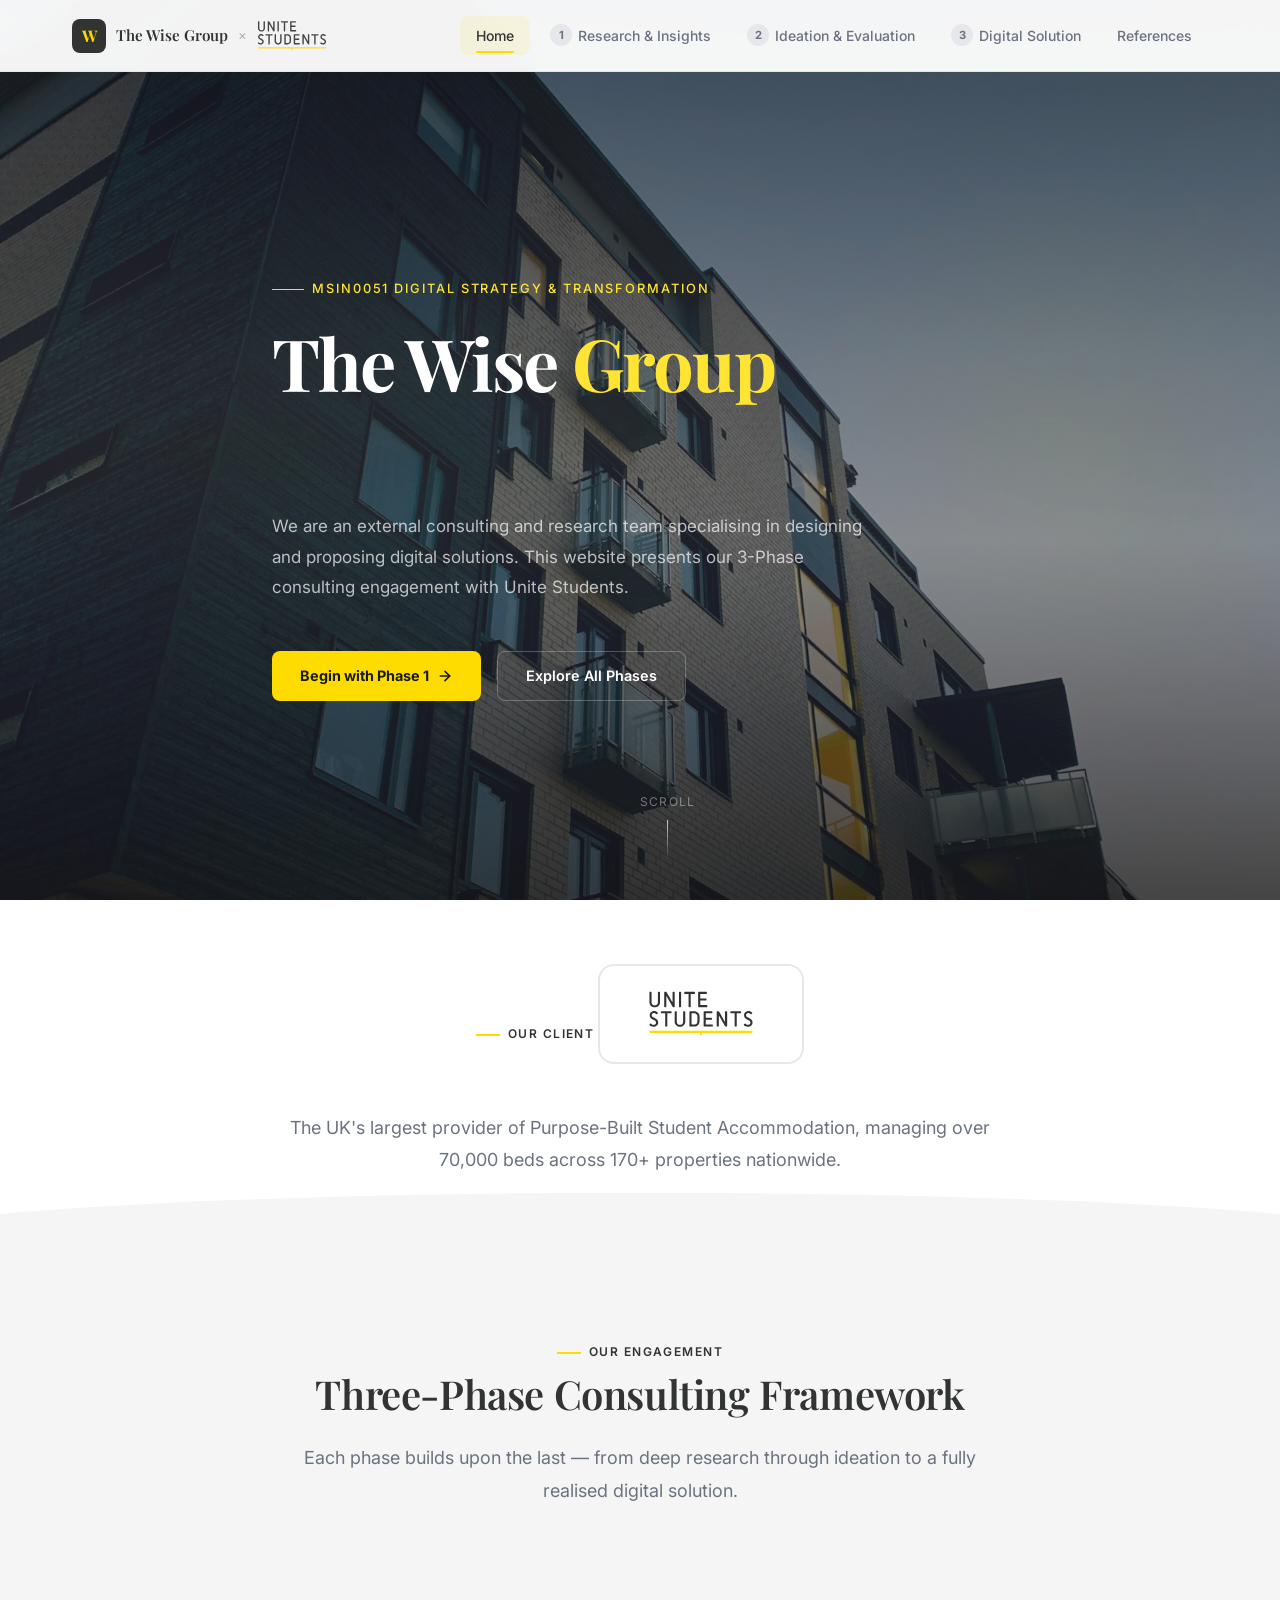
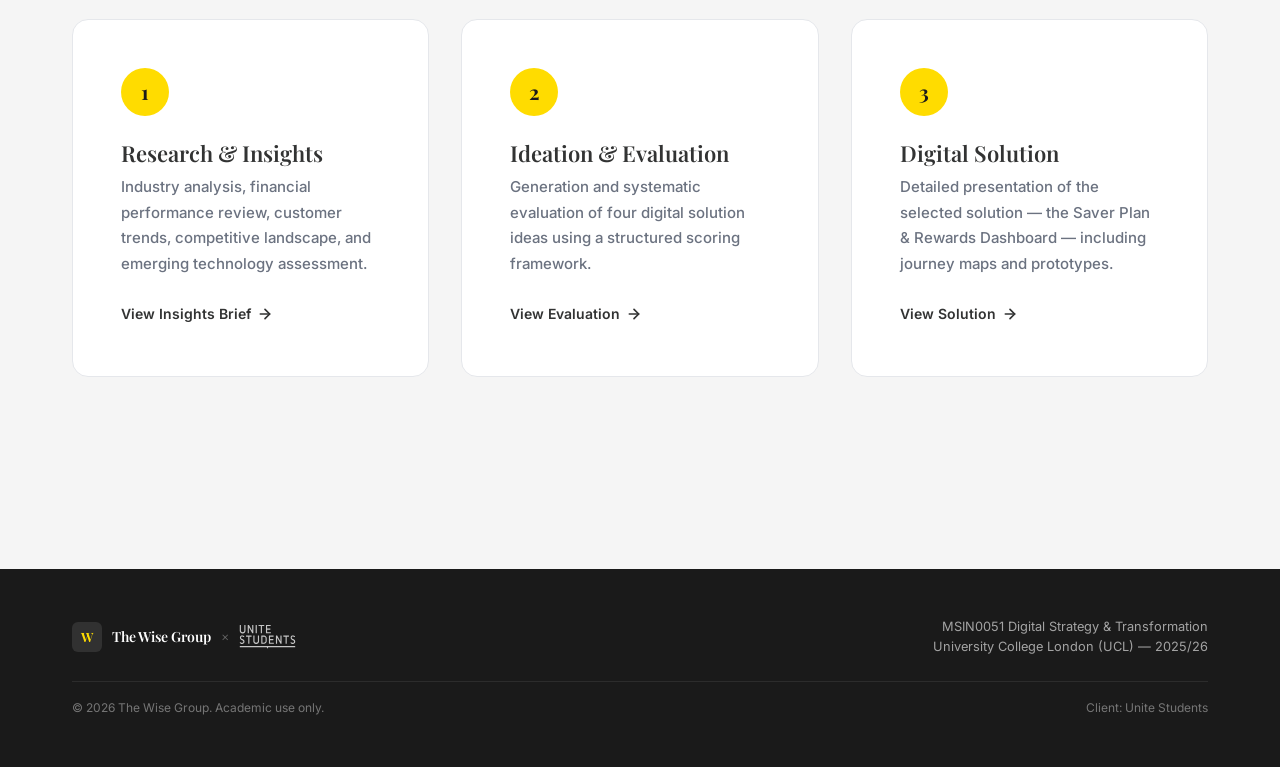
<file: index.html>
<!DOCTYPE html>
<html lang="en">
<head>
  <meta charset="UTF-8">
  <meta name="viewport" content="width=device-width, initial-scale=1.0">
  <title>The Wise Group — Digital Strategy Consultants</title>
  <link rel="stylesheet" href="css/styles.css">
  <link rel="icon" href="data:image/svg+xml,<svg xmlns='http://www.w3.org/2000/svg' viewBox='0 0 100 100'><rect fill='%23323333' rx='18' width='100' height='100'/><text x='50' y='68' font-size='55' text-anchor='middle' fill='%23FFDC00' font-family='serif' font-weight='bold'>W</text></svg>">
</head>
<body>

  <!-- Loading Screen -->
  <div class="loader" aria-hidden="true">
    <div class="loader__brand">The Wise Group</div>
    <div class="loader__bar"><div class="loader__bar-inner"></div></div>
  </div>

  <!-- Navigation -->
  <nav class="nav" role="navigation">
    <div class="nav__inner">
      <a href="index.html" class="nav__brand">
        <div class="nav__logo">W</div>
        <span class="nav__brand-text">The Wise Group</span>
        <span class="nav__brand-sep">&times;</span>
        <img src="img/unite-students-logo.svg" alt="Unite Students" class="nav__client-logo">
      </a>

      <div class="nav__links">
        <a href="index.html" class="nav__link active">Home</a>
        <a href="phase1.html" class="nav__link">
          <span class="nav__phase-num">1</span> Research &amp; Insights
        </a>
        <a href="phase2.html" class="nav__link">
          <span class="nav__phase-num">2</span> Ideation &amp; Evaluation
        </a>
        <a href="phase3.html" class="nav__link">
          <span class="nav__phase-num">3</span> Digital Solution
        </a>
        <a href="references.html" class="nav__link">References</a>
      </div>

      <button class="nav__toggle" aria-label="Toggle menu">
        <span></span><span></span><span></span>
      </button>
    </div>
  </nav>

  <!-- Hero Section -->
  <section class="hero">
    <div class="hero__bg"></div>
    <div class="hero__overlay" aria-hidden="true"></div>
    <div class="hero__glow"></div>
    <div class="container hero__content">
      <div class="hero__eyebrow">MSIN0051 Digital Strategy &amp; Transformation</div>
      <h1 class="hero__title">The Wise <span>Group</span></h1>
      <p class="hero__subtitle" data-typed="Digital Strategy Consultants">Digital Strategy Consultants</p>
      <p class="hero__desc">We are an external consulting and research team specialising in designing and proposing digital solutions. This website presents our 3-Phase consulting engagement with Unite Students.</p>
      <div class="hero__actions">
        <a href="phase1.html" class="btn btn--primary">
          Begin with Phase 1
          <svg class="btn__arrow" width="16" height="16" viewBox="0 0 24 24" fill="none" stroke="currentColor" stroke-width="2.5" stroke-linecap="round" stroke-linejoin="round"><line x1="5" y1="12" x2="19" y2="12"></line><polyline points="12 5 19 12 12 19"></polyline></svg>
        </a>
        <a href="#phases" class="btn btn--outline">Explore All Phases</a>
      </div>
    </div>
    <div class="hero__scroll">
      <span>Scroll</span>
      <div class="hero__scroll-line"></div>
    </div>
  </section>

  <!-- Client Section -->
  <section class="client-section section" id="client">
    <div class="container">
      <div class="reveal">
        <span class="section-label">Our Client</span>
        <div class="client-logo">
          <img src="img/unite-students-logo.svg" alt="Unite Students" class="client-logo__img">
        </div>
        <p class="lead" style="margin: var(--space-lg) auto 0; text-align: center;">
          The UK's largest provider of Purpose-Built Student Accommodation, managing over 70,000 beds across 170+ properties nationwide.
        </p>
      </div>
    </div>
  </section>

  <!-- Phase Cards -->
  <section class="section section--grey section--wave-top" id="phases">
    <div class="container">
      <div class="reveal" style="text-align: center; margin-bottom: var(--space-2xl);">
        <span class="section-label">Our Engagement</span>
        <h2>Three-Phase Consulting Framework</h2>
        <p class="lead" style="margin: 0 auto;">Each phase builds upon the last — from deep research through ideation to a fully realised digital solution.</p>
      </div>

      <div class="phase-cards">
        <a href="phase1.html" class="phase-card reveal reveal-delay-1">
          <div class="phase-card__number">1</div>
          <h3 class="phase-card__title">Research &amp; Insights</h3>
          <p class="phase-card__desc">Industry analysis, financial performance review, customer trends, competitive landscape, and emerging technology assessment.</p>
          <span class="phase-card__link">
            View Insights Brief
            <svg width="16" height="16" viewBox="0 0 24 24" fill="none" stroke="currentColor" stroke-width="2.5" stroke-linecap="round" stroke-linejoin="round"><line x1="5" y1="12" x2="19" y2="12"></line><polyline points="12 5 19 12 12 19"></polyline></svg>
          </span>
        </a>

        <a href="phase2.html" class="phase-card reveal reveal-delay-2">
          <div class="phase-card__number">2</div>
          <h3 class="phase-card__title">Ideation &amp; Evaluation</h3>
          <p class="phase-card__desc">Generation and systematic evaluation of four digital solution ideas using a structured scoring framework.</p>
          <span class="phase-card__link">
            View Evaluation
            <svg width="16" height="16" viewBox="0 0 24 24" fill="none" stroke="currentColor" stroke-width="2.5" stroke-linecap="round" stroke-linejoin="round"><line x1="5" y1="12" x2="19" y2="12"></line><polyline points="12 5 19 12 12 19"></polyline></svg>
          </span>
        </a>

        <a href="phase3.html" class="phase-card reveal reveal-delay-3">
          <div class="phase-card__number">3</div>
          <h3 class="phase-card__title">Digital Solution</h3>
          <p class="phase-card__desc">Detailed presentation of the selected solution — the Saver Plan &amp; Rewards Dashboard — including journey maps and prototypes.</p>
          <span class="phase-card__link">
            View Solution
            <svg width="16" height="16" viewBox="0 0 24 24" fill="none" stroke="currentColor" stroke-width="2.5" stroke-linecap="round" stroke-linejoin="round"><line x1="5" y1="12" x2="19" y2="12"></line><polyline points="12 5 19 12 12 19"></polyline></svg>
          </span>
        </a>
      </div>
    </div>
  </section>

  <!-- Footer -->
  <footer class="footer">
    <div class="container">
      <div class="footer__inner">
        <div class="footer__brand">
          <div class="footer__logo">W</div>
          <span class="footer__brand-text">The Wise Group</span>
          <span class="footer__brand-sep">&times;</span>
          <img src="img/unite-students-logo.svg" alt="Unite Students" class="footer__client-logo">
        </div>
        <div class="footer__info">
          MSIN0051 Digital Strategy &amp; Transformation<br>
          University College London (UCL) &mdash; 2025/26
        </div>
      </div>
      <div class="footer__divider"></div>
      <div class="footer__bottom">
        <span>&copy; 2026 The Wise Group. Academic use only.</span>
        <span>Client: Unite Students</span>
      </div>
    </div>
  </footer>

  <!-- Back to Top -->
  <button class="back-to-top" aria-label="Back to top">
    <svg viewBox="0 0 24 24" fill="none" stroke="currentColor" stroke-width="2.5" stroke-linecap="round" stroke-linejoin="round"><polyline points="18 15 12 9 6 15"></polyline></svg>
  </button>

  <script src="js/main.js"></script>
</body>
</html>
</file>
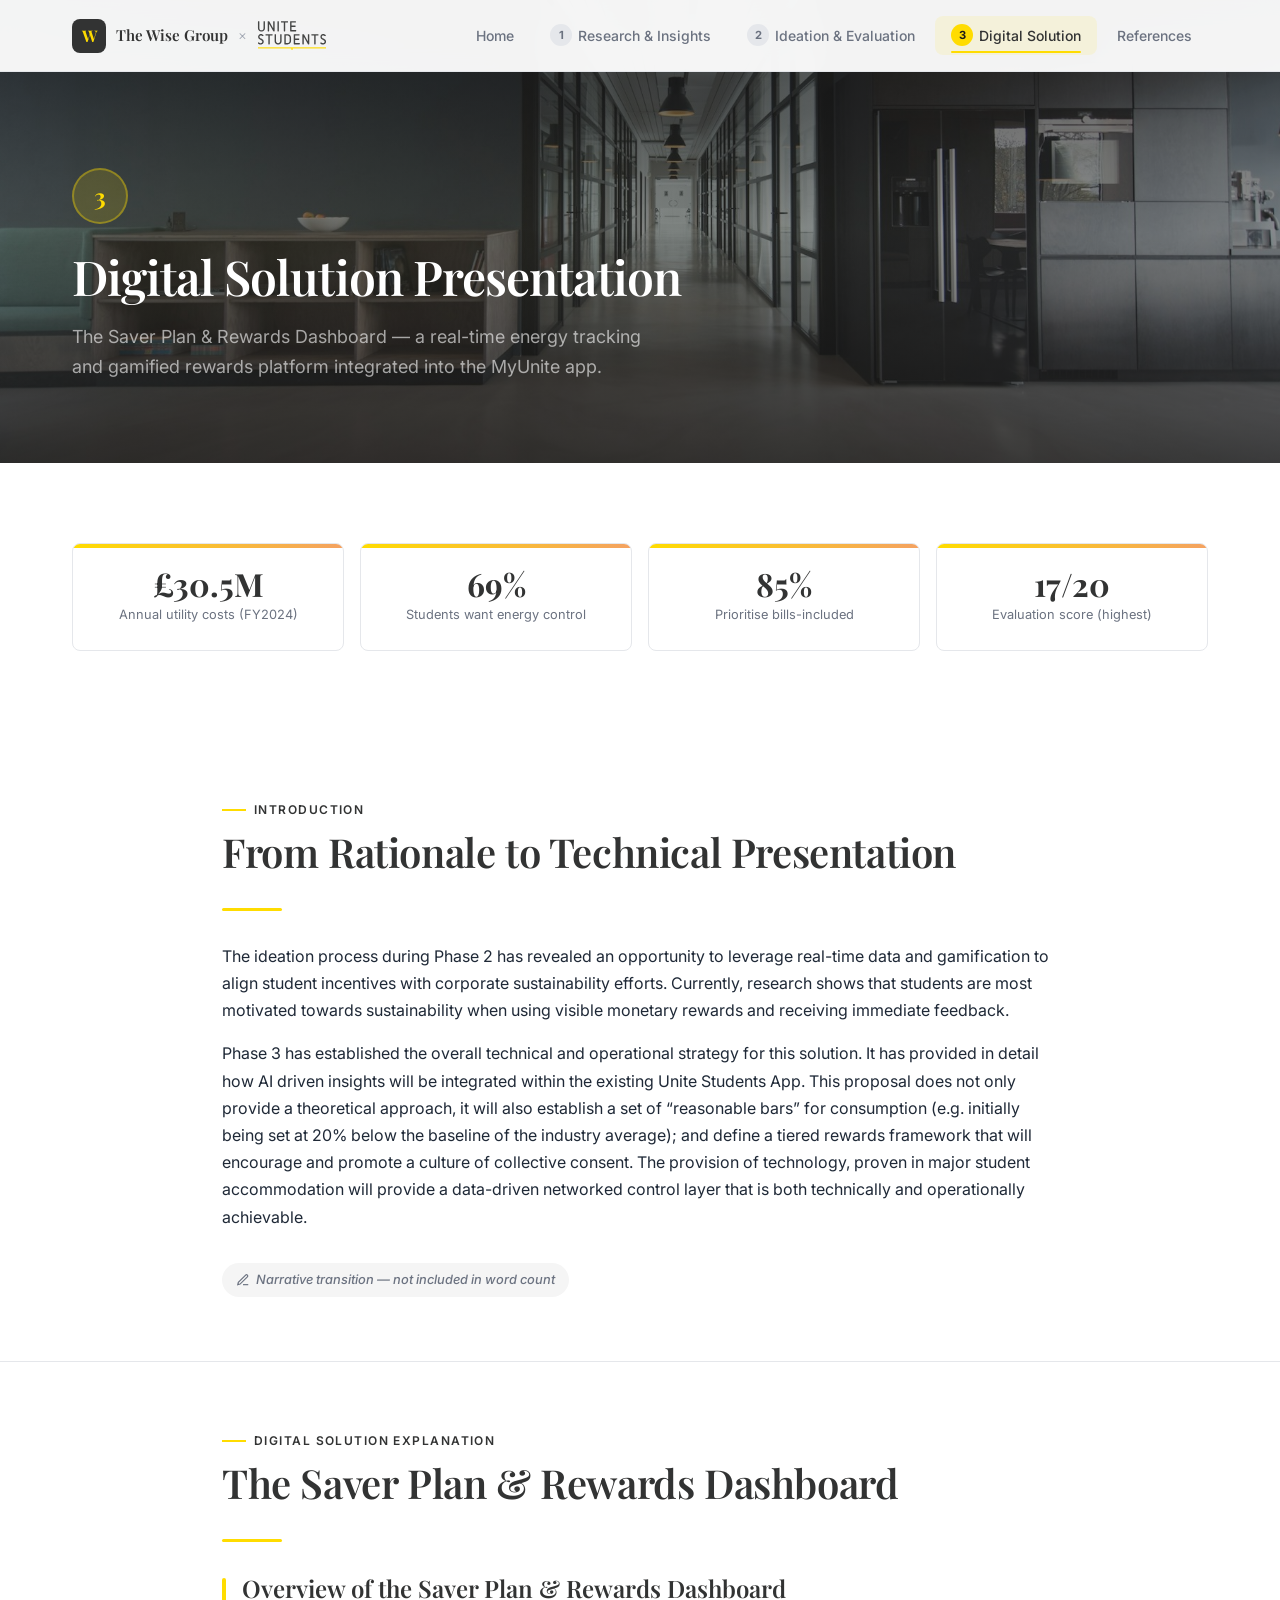
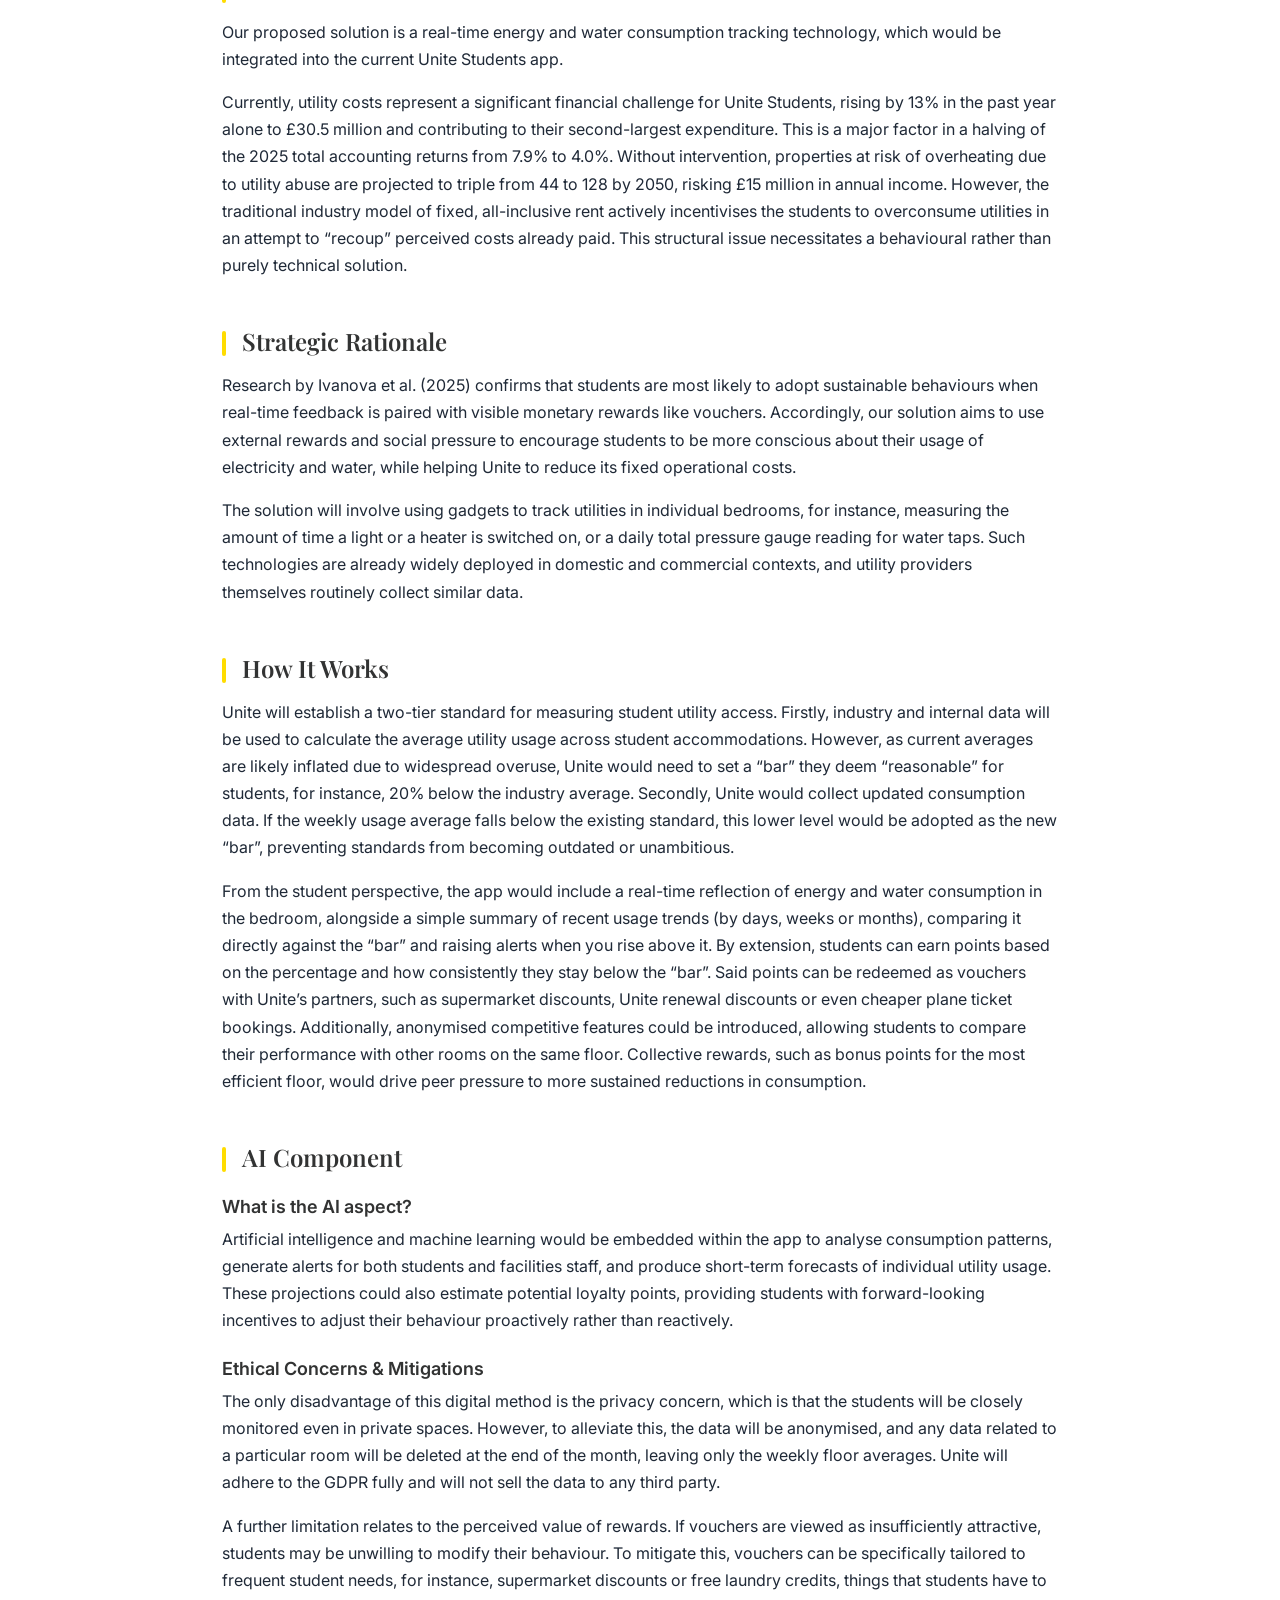
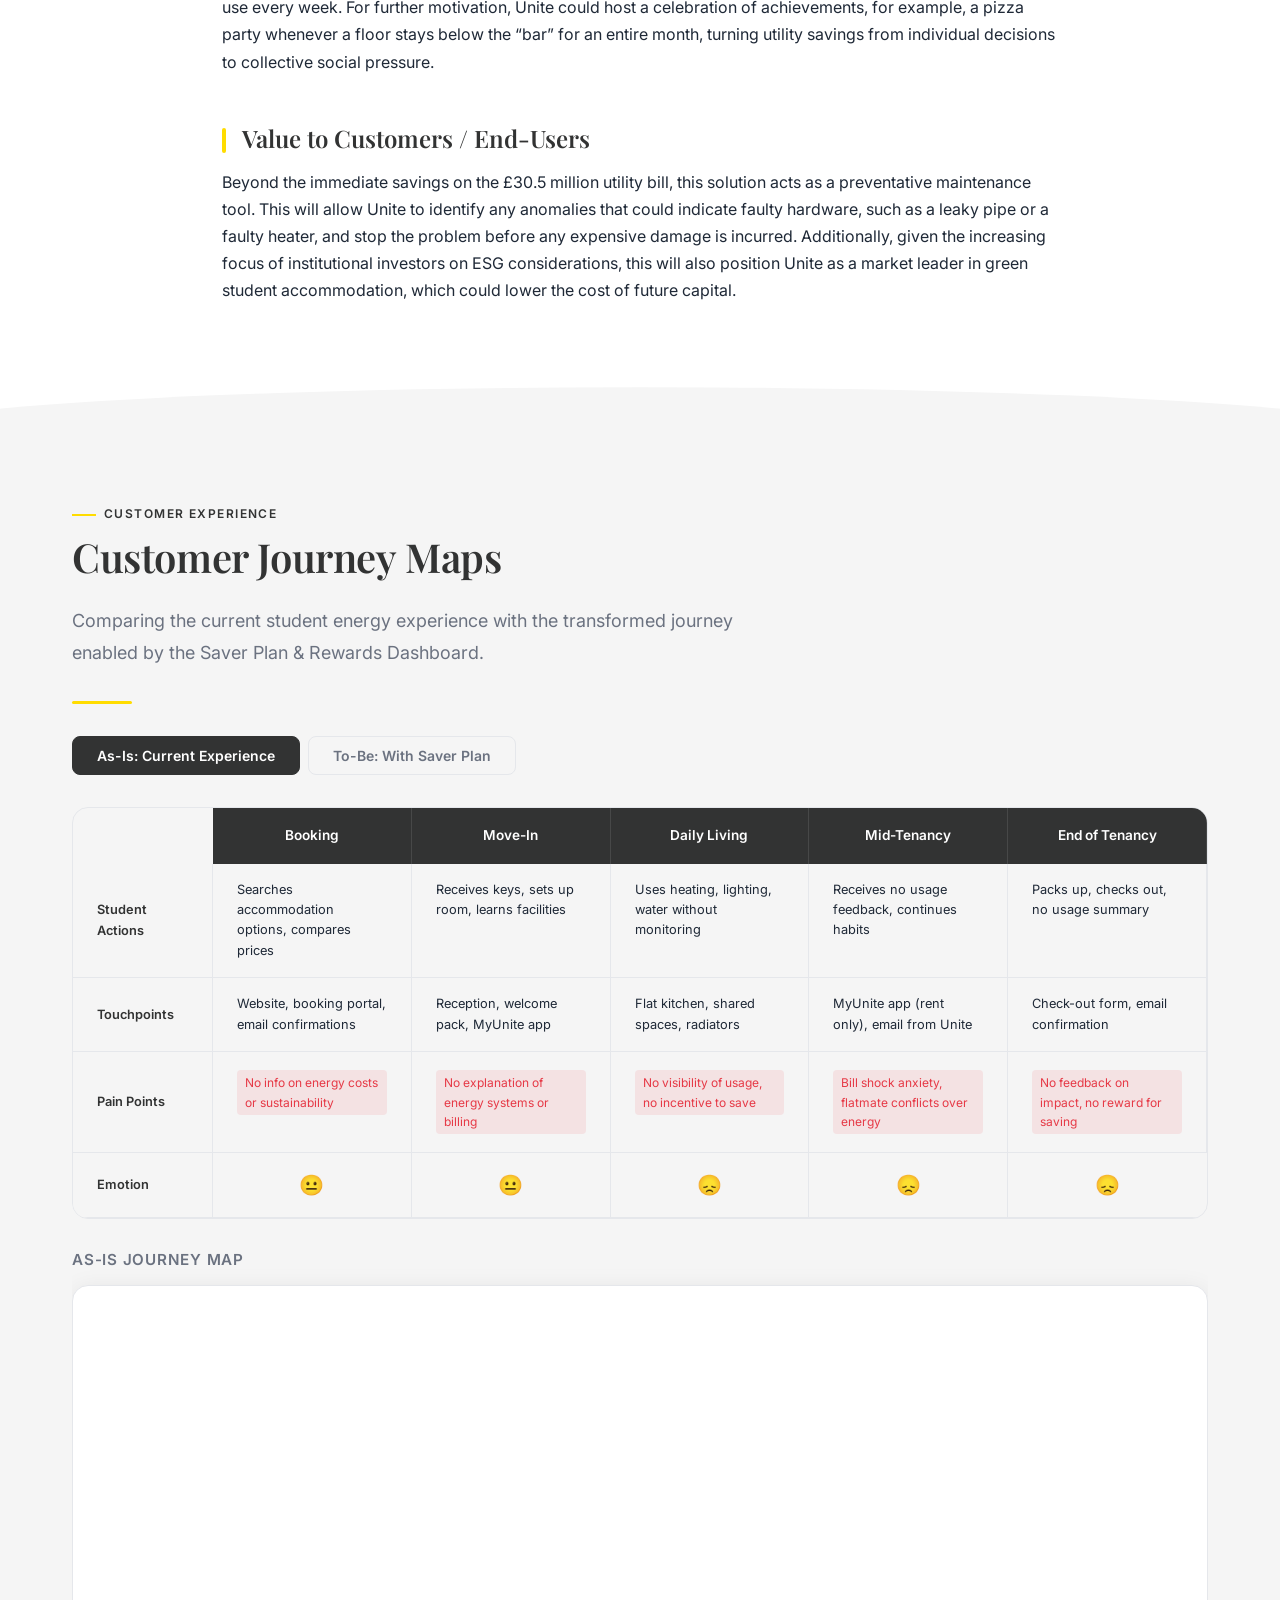
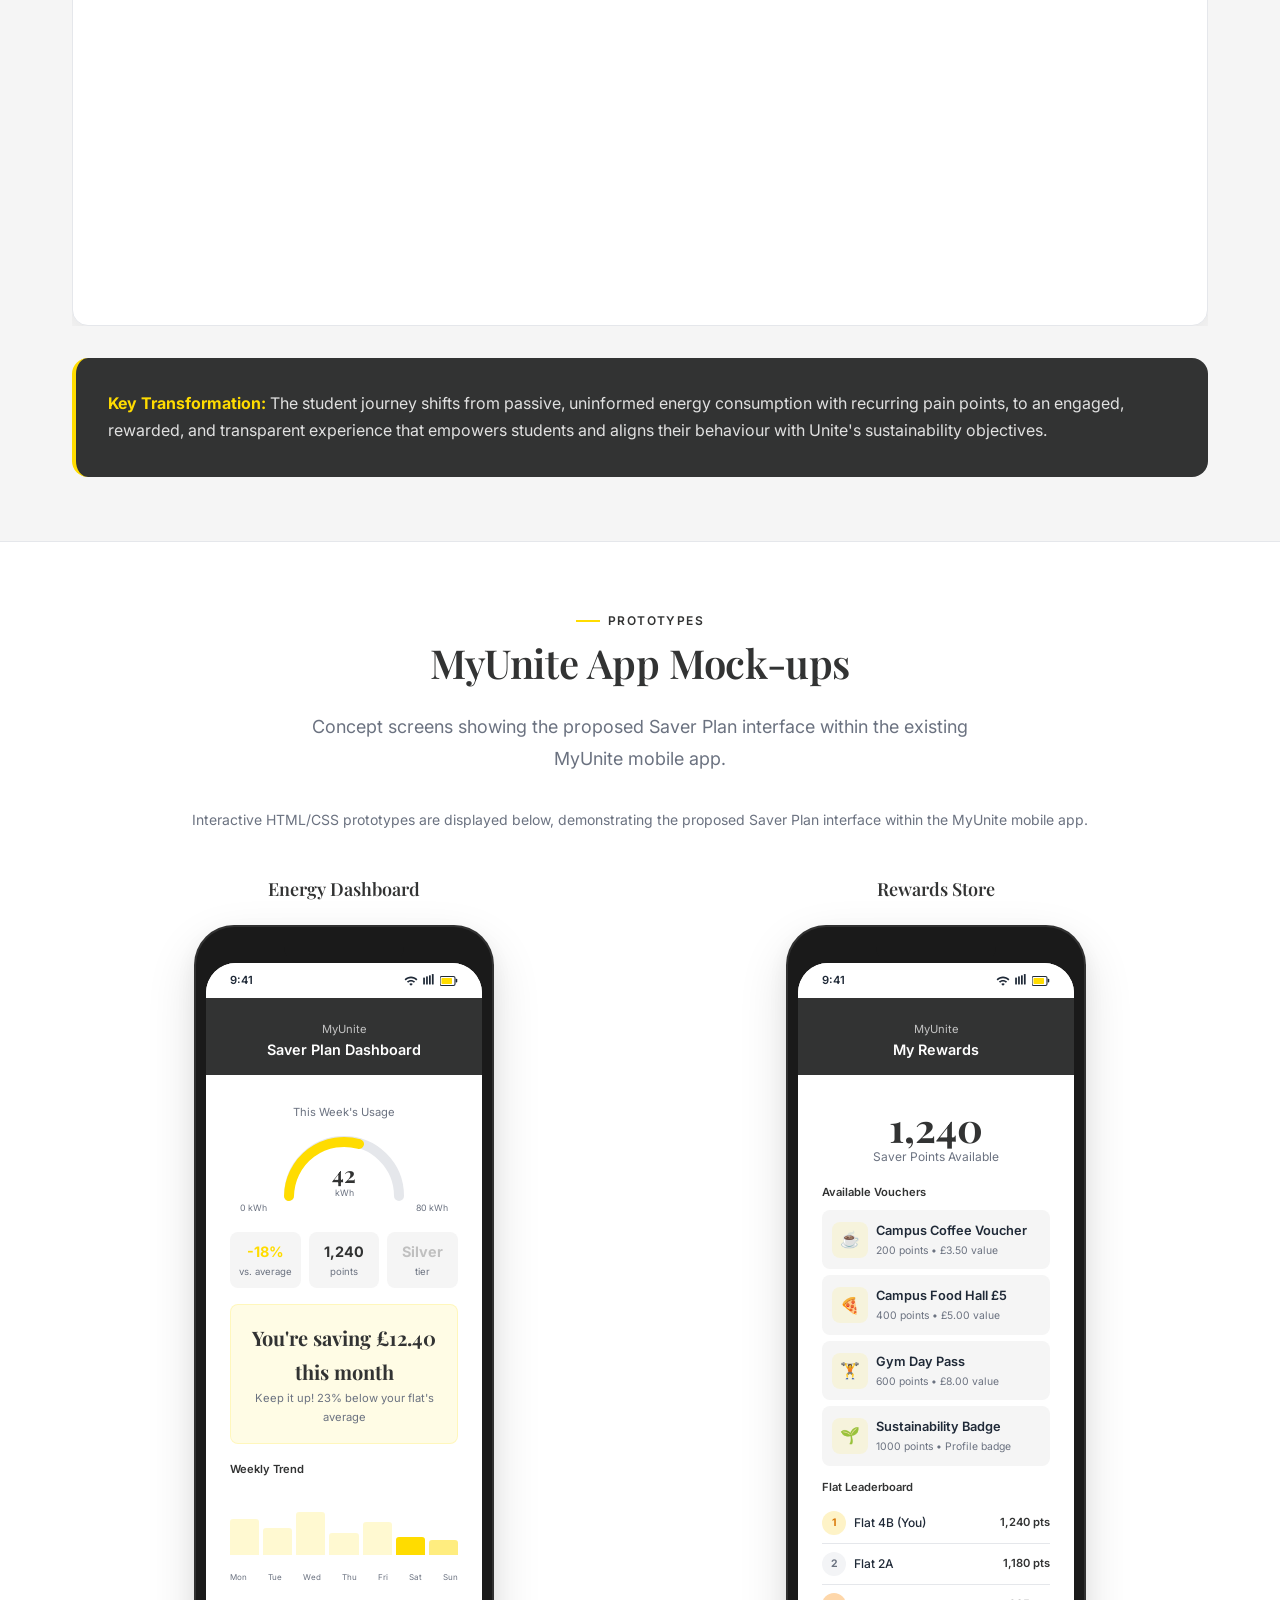
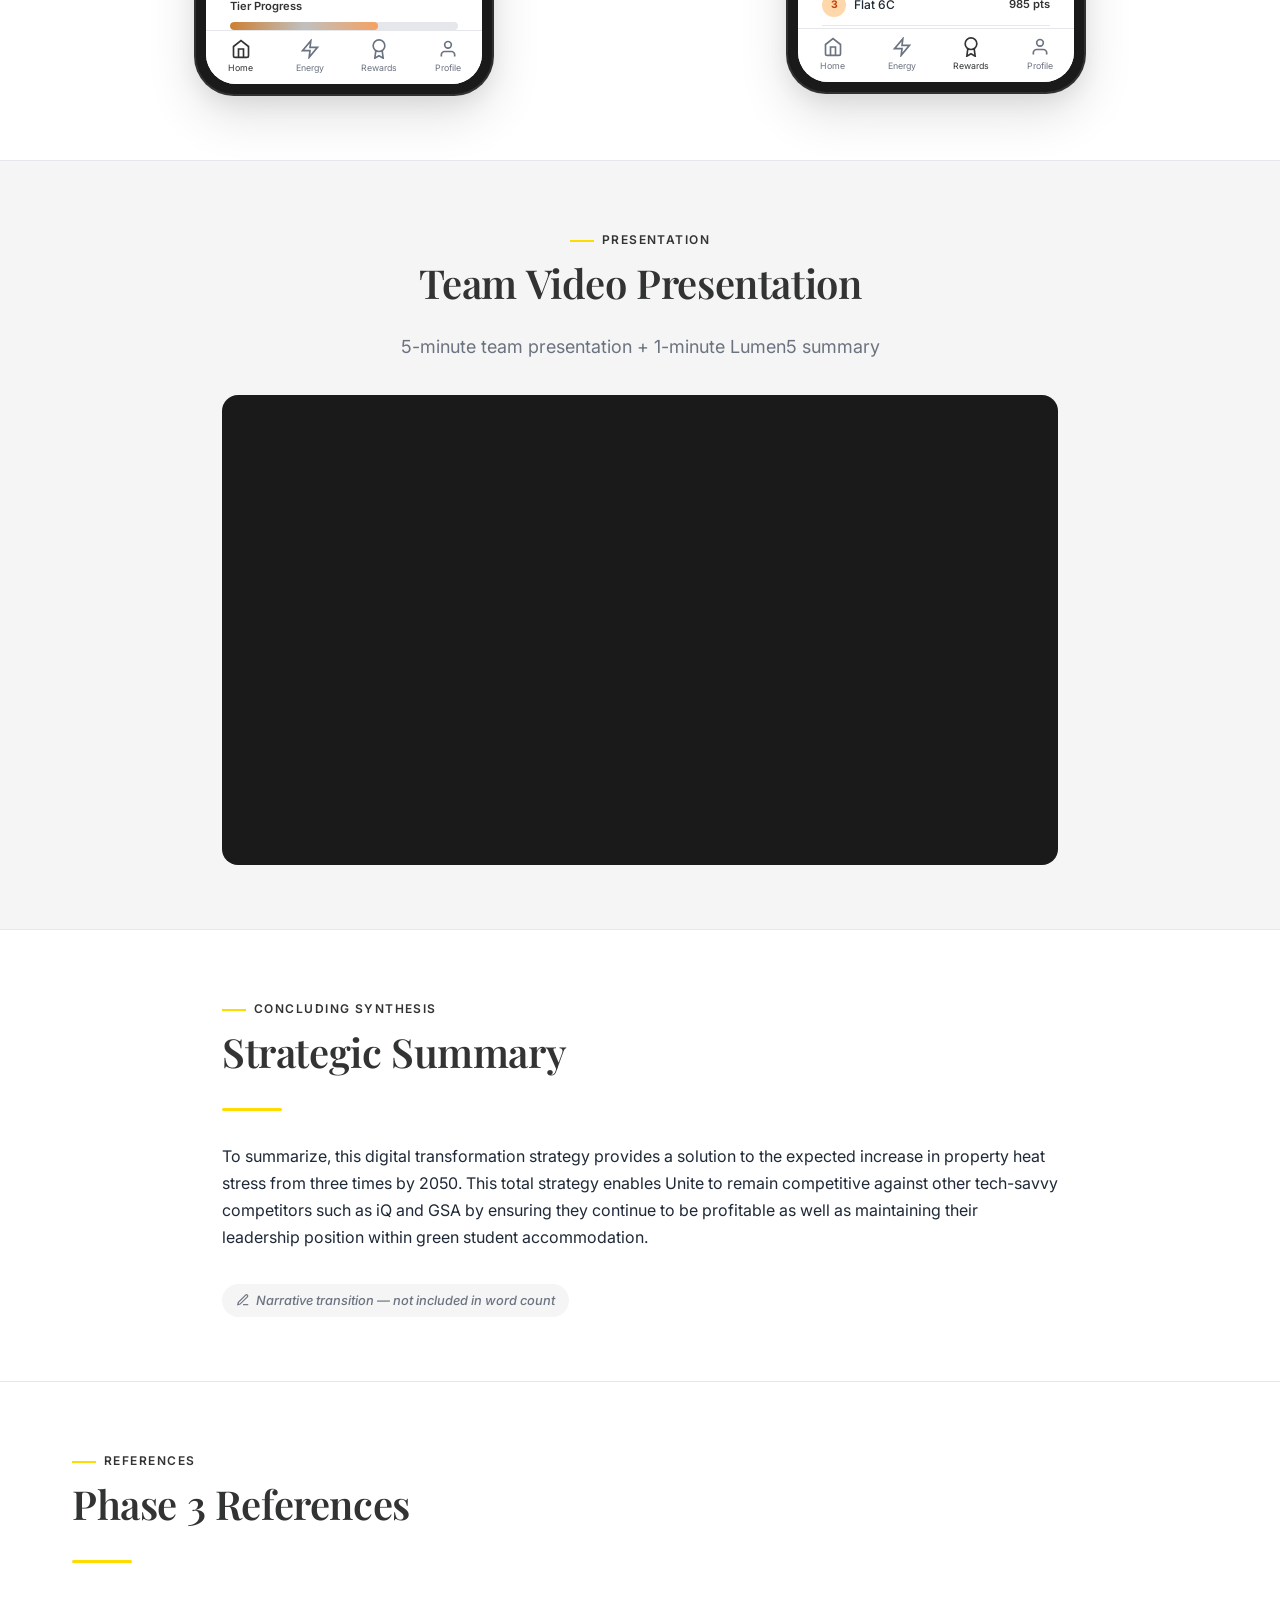
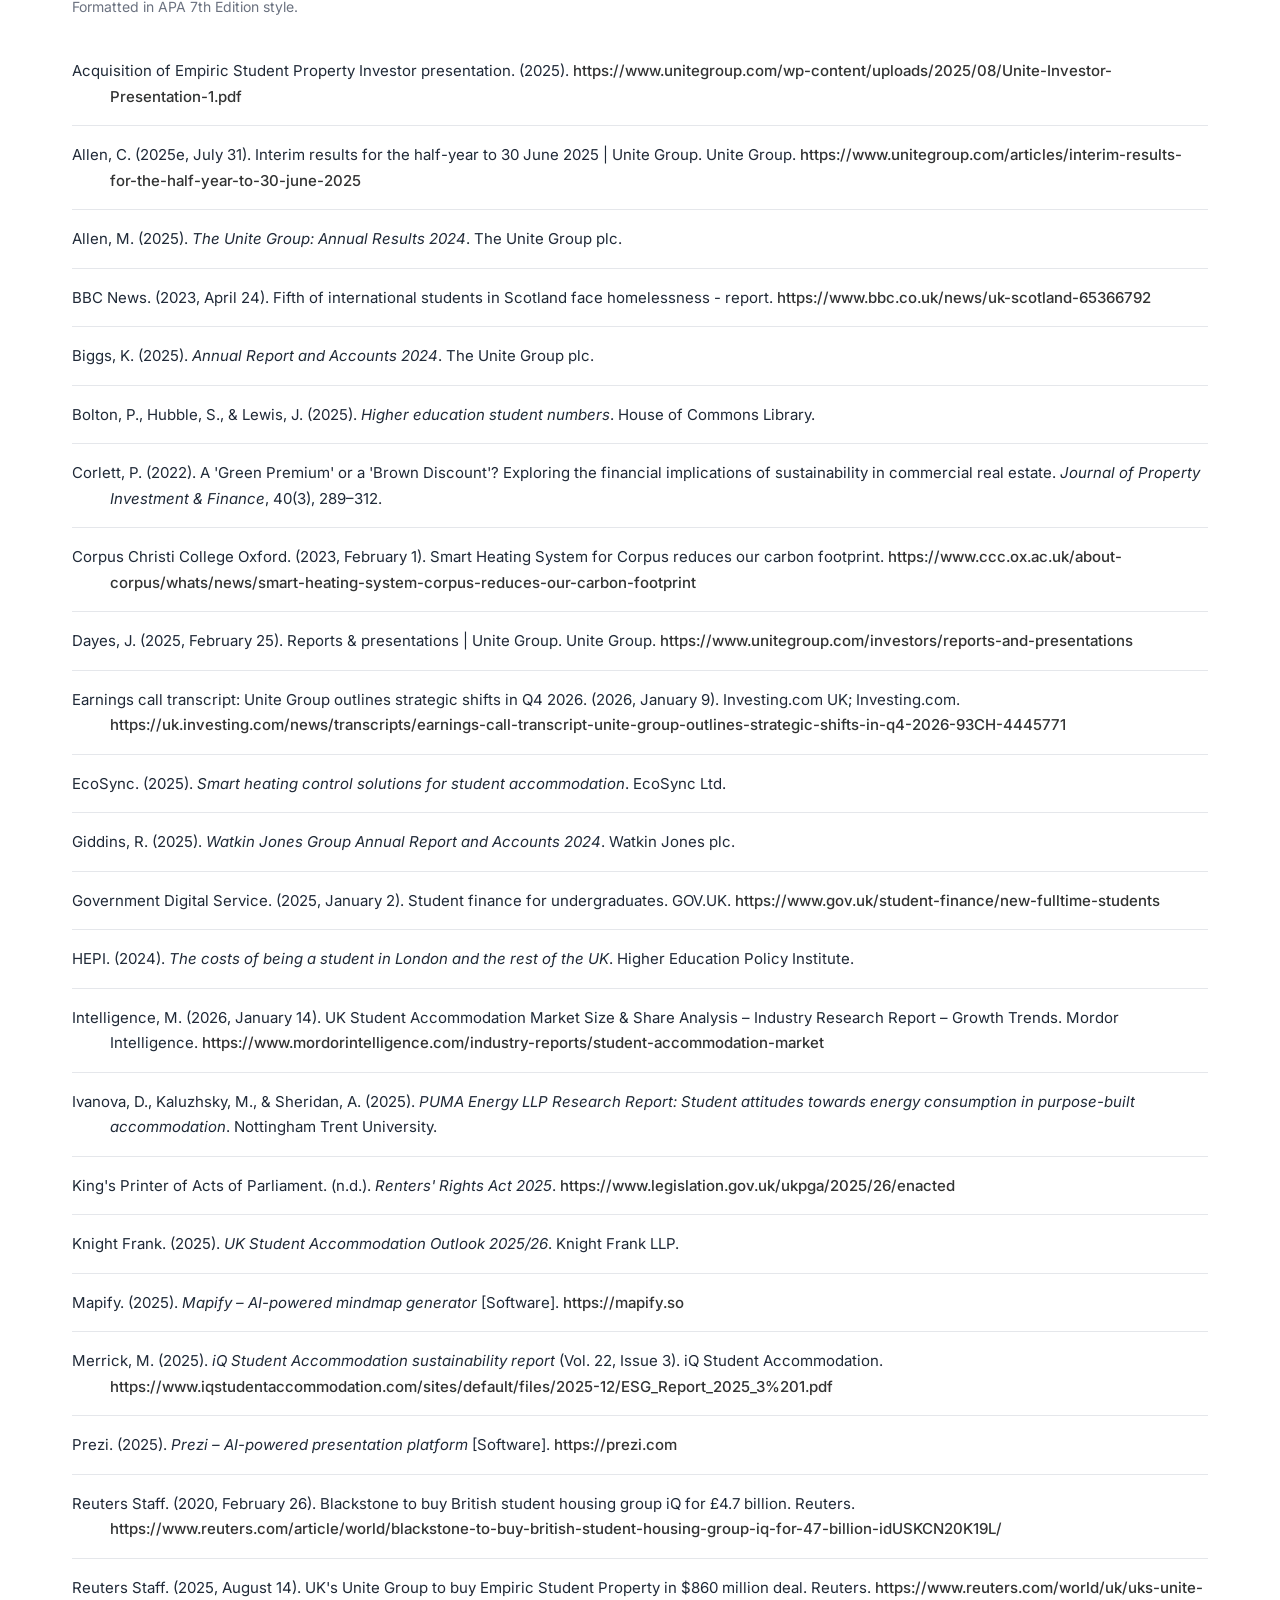
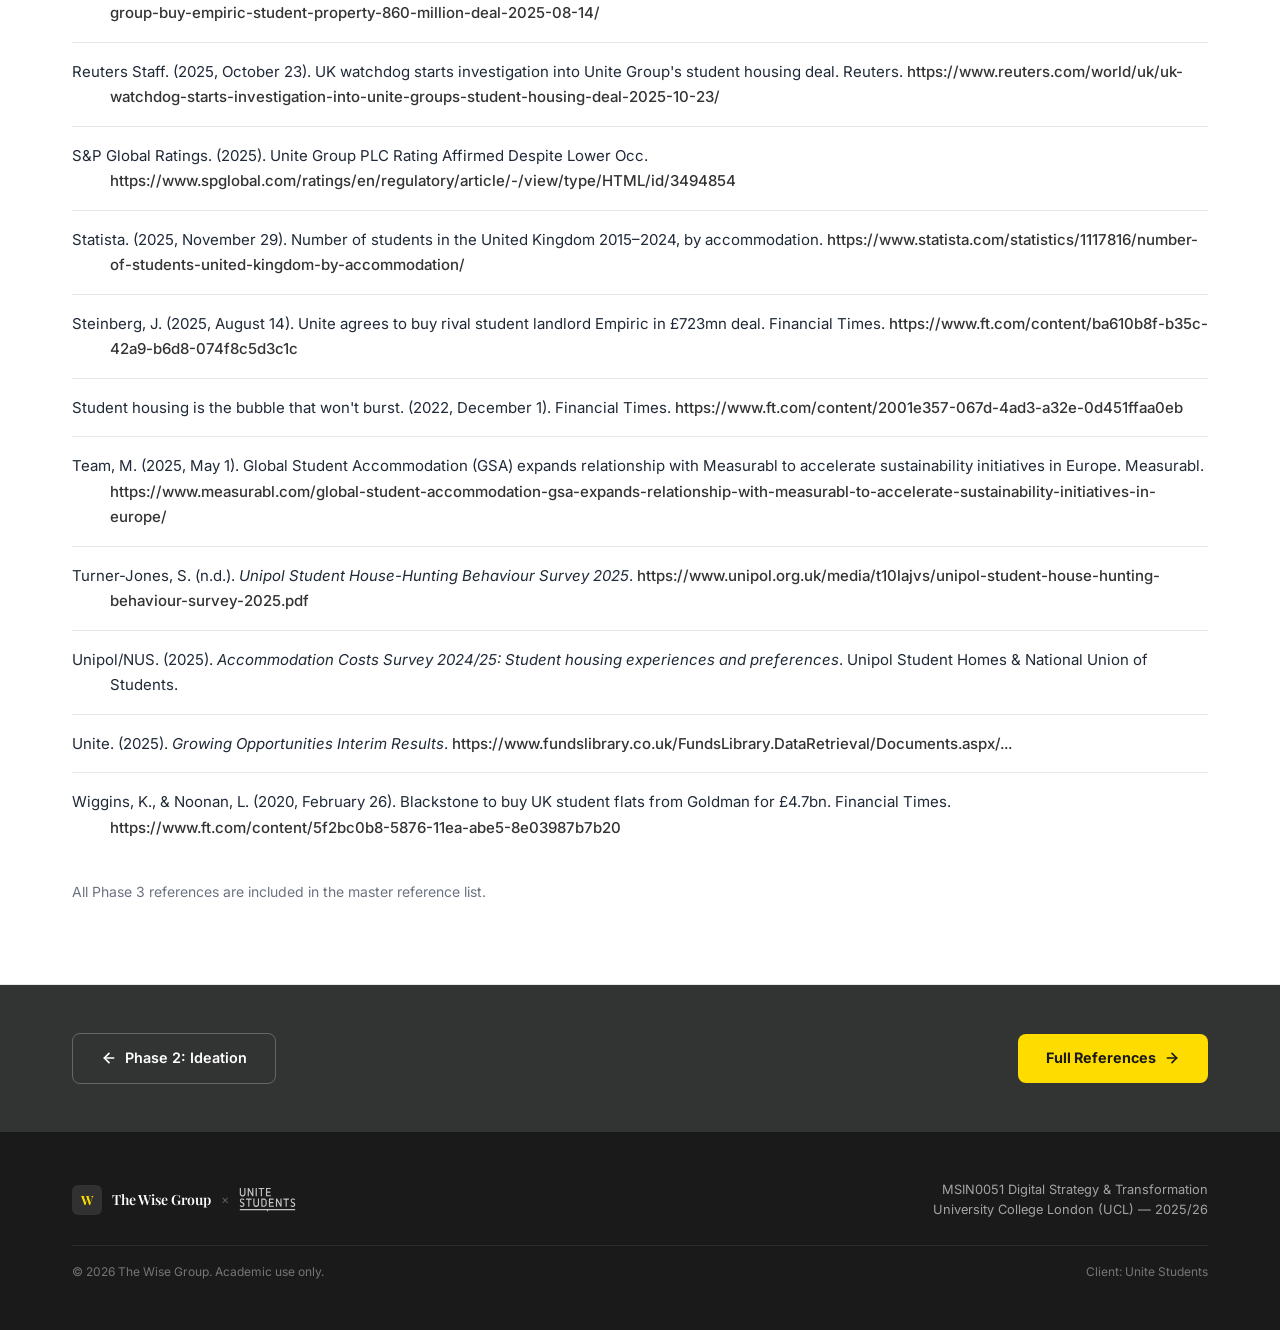
<file: phase3.html>
<!DOCTYPE html>
<html lang="en">
<head>
  <meta charset="UTF-8">
  <meta name="viewport" content="width=device-width, initial-scale=1.0">
  <title>Phase 3: Digital Solution Presentation — The Wise Group</title>
  <link rel="stylesheet" href="css/styles.css">
  <link rel="icon" href="data:image/svg+xml,<svg xmlns='http://www.w3.org/2000/svg' viewBox='0 0 100 100'><rect fill='%23323333' rx='18' width='100' height='100'/><text x='50' y='68' font-size='55' text-anchor='middle' fill='%23FFDC00' font-family='serif' font-weight='bold'>W</text></svg>">
</head>
<body>

  <!-- Loading Screen -->
  <div class="loader" aria-hidden="true">
    <div class="loader__brand">The Wise Group</div>
    <div class="loader__bar"><div class="loader__bar-inner"></div></div>
  </div>

  <!-- Navigation -->
  <nav class="nav" role="navigation">
    <div class="nav__inner">
      <a href="index.html" class="nav__brand">
        <div class="nav__logo">W</div>
        <span class="nav__brand-text">The Wise Group</span>
        <span class="nav__brand-sep">&times;</span>
        <img src="img/unite-students-logo.svg" alt="Unite Students" class="nav__client-logo">
      </a>
      <div class="nav__links">
        <a href="index.html" class="nav__link">Home</a>
        <a href="phase1.html" class="nav__link">
          <span class="nav__phase-num">1</span> Research &amp; Insights
        </a>
        <a href="phase2.html" class="nav__link">
          <span class="nav__phase-num">2</span> Ideation &amp; Evaluation
        </a>
        <a href="phase3.html" class="nav__link active">
          <span class="nav__phase-num">3</span> Digital Solution
        </a>
        <a href="references.html" class="nav__link">References</a>
      </div>
      <button class="nav__toggle" aria-label="Toggle menu">
        <span></span><span></span><span></span>
      </button>
    </div>
  </nav>

  <!-- Phase Header -->
  <header class="phase-header phase-header--phase3">
    <div class="phase-header__bg"></div>
    <div class="phase-header__overlay" aria-hidden="true"></div>
    <div class="container" style="position:relative; z-index:1;">
      <div class="phase-header__number">3</div>
      <h1 class="phase-header__title">Digital Solution Presentation</h1>
      <p class="phase-header__desc">The Saver Plan &amp; Rewards Dashboard — a real-time energy tracking and gamified rewards platform integrated into the MyUnite app.</p>
    </div>
  </header>

  <!-- Key Stats Banner -->
  <section class="section" style="padding: var(--space-2xl) 0;">
    <div class="container">
      <div class="stat-row">
        <div class="stat-box reveal reveal-delay-1">
          <div class="stat-box__value">&pound;30.5M</div>
          <div class="stat-box__label">Annual utility costs (FY2024)</div>
        </div>
        <div class="stat-box reveal reveal-delay-2">
          <div class="stat-box__value">69%</div>
          <div class="stat-box__label">Students want energy control</div>
        </div>
        <div class="stat-box reveal reveal-delay-3">
          <div class="stat-box__value">85%</div>
          <div class="stat-box__label">Prioritise bills-included</div>
        </div>
        <div class="stat-box reveal reveal-delay-4">
          <div class="stat-box__value">17/20</div>
          <div class="stat-box__label">Evaluation score (highest)</div>
        </div>
      </div>
    </div>
  </section>

  <!-- Transition: Phase 2 → Phase 3 -->
  <section class="content-section">
    <div class="container container--narrow">
      <div class="reveal">
        <span class="section-label">Introduction</span>
        <h2>From Rationale to Technical Presentation</h2>
        <div class="divider"></div>
      </div>
      <div class="reveal" id="phase3-intro-text">
        <p>The ideation process during Phase 2 has revealed an opportunity to leverage real-time data and gamification to align student incentives with corporate sustainability efforts. Currently, research shows that students are most motivated towards sustainability when using visible monetary rewards and receiving immediate feedback.</p>
        <p>Phase 3 has established the overall technical and operational strategy for this solution. It has provided in detail how AI driven insights will be integrated within the existing Unite Students App. This proposal does not only provide a theoretical approach, it will also establish a set of &ldquo;reasonable bars&rdquo; for consumption (e.g. initially being set at 20% below the baseline of the industry average); and define a tiered rewards framework that will encourage and promote a culture of collective consent. The provision of technology, proven in major student accommodation will provide a data-driven networked control layer that is both technically and operationally achievable.</p>
      </div>
      <div class="narrative-note reveal">
        <svg width="14" height="14" viewBox="0 0 24 24" fill="none" stroke="currentColor" stroke-width="2"><path d="M12 20h9"/><path d="M16.5 3.5a2.121 2.121 0 013 3L7 19l-4 1 1-4L16.5 3.5z"/></svg>
        Narrative transition &mdash; not included in word count
      </div>
    </div>
  </section>

  <!-- Solution Explanation -->
  <section class="content-section">
    <div class="container container--narrow">
      <div class="reveal">
        <span class="section-label">Digital Solution Explanation</span>
        <h2>The Saver Plan &amp; Rewards Dashboard</h2>
        <div class="divider"></div>
      </div>

      <div id="solution-text">
      <div class="content-block reveal--left">
        <h3>Overview of the Saver Plan &amp; Rewards Dashboard</h3>
        <p>Our proposed solution is a real-time energy and water consumption tracking technology, which would be integrated into the current Unite Students app.</p>
        <p>Currently, utility costs represent a significant financial challenge for Unite Students, rising by 13% in the past year alone to &pound;30.5 million and contributing to their second-largest expenditure. This is a major factor in a halving of the 2025 total accounting returns from 7.9% to 4.0%. Without intervention, properties at risk of overheating due to utility abuse are projected to triple from 44 to 128 by 2050, risking &pound;15 million in annual income. However, the traditional industry model of fixed, all-inclusive rent actively incentivises the students to overconsume utilities in an attempt to &ldquo;recoup&rdquo; perceived costs already paid. This structural issue necessitates a behavioural rather than purely technical solution.</p>
      </div>

      <div class="content-block reveal--right">
        <h3>Strategic Rationale</h3>
        <p>Research by Ivanova et al. (2025) confirms that students are most likely to adopt sustainable behaviours when real-time feedback is paired with visible monetary rewards like vouchers. Accordingly, our solution aims to use external rewards and social pressure to encourage students to be more conscious about their usage of electricity and water, while helping Unite to reduce its fixed operational costs.</p>
        <p>The solution will involve using gadgets to track utilities in individual bedrooms, for instance, measuring the amount of time a light or a heater is switched on, or a daily total pressure gauge reading for water taps. Such technologies are already widely deployed in domestic and commercial contexts, and utility providers themselves routinely collect similar data.</p>
      </div>

      <div class="content-block reveal--left">
        <h3>How It Works</h3>
        <p>Unite will establish a two-tier standard for measuring student utility access. Firstly, industry and internal data will be used to calculate the average utility usage across student accommodations. However, as current averages are likely inflated due to widespread overuse, Unite would need to set a &ldquo;bar&rdquo; they deem &ldquo;reasonable&rdquo; for students, for instance, 20% below the industry average. Secondly, Unite would collect updated consumption data. If the weekly usage average falls below the existing standard, this lower level would be adopted as the new &ldquo;bar&rdquo;, preventing standards from becoming outdated or unambitious.</p>
        <p>From the student perspective, the app would include a real-time reflection of energy and water consumption in the bedroom, alongside a simple summary of recent usage trends (by days, weeks or months), comparing it directly against the &ldquo;bar&rdquo; and raising alerts when you rise above it. By extension, students can earn points based on the percentage and how consistently they stay below the &ldquo;bar&rdquo;. Said points can be redeemed as vouchers with Unite&rsquo;s partners, such as supermarket discounts, Unite renewal discounts or even cheaper plane ticket bookings. Additionally, anonymised competitive features could be introduced, allowing students to compare their performance with other rooms on the same floor. Collective rewards, such as bonus points for the most efficient floor, would drive peer pressure to more sustained reductions in consumption.</p>
      </div>

      <div class="content-block reveal--right">
        <h3>AI Component</h3>

        <h4 style="margin-top: var(--space-lg);">What is the AI aspect?</h4>
        <p>Artificial intelligence and machine learning would be embedded within the app to analyse consumption patterns, generate alerts for both students and facilities staff, and produce short-term forecasts of individual utility usage. These projections could also estimate potential loyalty points, providing students with forward-looking incentives to adjust their behaviour proactively rather than reactively.</p>


        <h4 style="margin-top: var(--space-lg);">Ethical Concerns &amp; Mitigations</h4>
        <p>The only disadvantage of this digital method is the privacy concern, which is that the students will be closely monitored even in private spaces. However, to alleviate this, the data will be anonymised, and any data related to a particular room will be deleted at the end of the month, leaving only the weekly floor averages. Unite will adhere to the GDPR fully and will not sell the data to any third party.</p>
        <p>A further limitation relates to the perceived value of rewards. If vouchers are viewed as insufficiently attractive, students may be unwilling to modify their behaviour. To mitigate this, vouchers can be specifically tailored to frequent student needs, for instance, supermarket discounts or free laundry credits, things that students have to use every week. For further motivation, Unite could host a celebration of achievements, for example, a pizza party whenever a floor stays below the &ldquo;bar&rdquo; for an entire month, turning utility savings from individual decisions to collective social pressure.</p>
      </div>

      <div class="content-block reveal--left">
        <h3>Value to Customers / End-Users</h3>
        <p>Beyond the immediate savings on the &pound;30.5 million utility bill, this solution acts as a preventative maintenance tool. This will allow Unite to identify any anomalies that could indicate faulty hardware, such as a leaky pipe or a faulty heater, and stop the problem before any expensive damage is incurred. Additionally, given the increasing focus of institutional investors on ESG considerations, this will also position Unite as a market leader in green student accommodation, which could lower the cost of future capital.</p>
      </div>
      </div>

      <div class="word-count reveal" data-wordcount="solution-text" data-limit="800">
        <svg width="14" height="14" viewBox="0 0 24 24" fill="none" stroke="currentColor" stroke-width="2"><path d="M12 20h9"/><path d="M16.5 3.5a2.121 2.121 0 013 3L7 19l-4 1 1-4L16.5 3.5z"/></svg>
        Word Count: <span class="word-count__num">0</span> / 800
      </div>
    </div>
  </section>

  <!-- Customer Journey Maps -->
  <section class="content-section section--grey section--wave-top">
    <div class="container">
      <div class="reveal">
        <span class="section-label">Customer Experience</span>
        <h2>Customer Journey Maps</h2>
        <p class="lead">Comparing the current student energy experience with the transformed journey enabled by the Saver Plan &amp; Rewards Dashboard.</p>
        <div class="divider"></div>
      </div>

      <!-- Journey Tabs -->
      <div class="journey-tabs reveal">
        <button class="journey-tab active" data-target="journey-as-is-map">As-Is: Current Experience</button>
        <button class="journey-tab" data-target="journey-to-be-map">To-Be: With Saver Plan</button>
      </div>

      <!-- As-Is Journey -->
      <div class="journey-map active reveal" id="journey-as-is-map">
        <div id="journey-as-is">
          <!-- Rendered by JS from data.js -->
        </div>
        <div class="journey-embed">
          <h4 class="journey-embed__label">As-Is Journey Map</h4>
          <div class="journey-embed__container">
            <iframe src="https://prezi.com/p/embed/nvyyqOnMHCak0m3zppEa/" frameborder="0" webkitallowfullscreen mozallowfullscreen allowfullscreen allow="autoplay; fullscreen" width="100%" height="600"></iframe>
          </div>
        </div>
      </div>

      <!-- To-Be Journey -->
      <div class="journey-map reveal" id="journey-to-be-map">
        <div id="journey-to-be">
          <!-- Rendered by JS from data.js -->
        </div>
        <div class="journey-embed">
          <h4 class="journey-embed__label">To-Be Journey Map</h4>
          <div class="journey-embed__container">
            <iframe src="https://prezi.com/p/embed/U6km8JIx7G3LfALXbYlX/" frameborder="0" webkitallowfullscreen mozallowfullscreen allowfullscreen allow="autoplay; fullscreen" width="100%" height="600"></iframe>
          </div>
        </div>
      </div>

      <div class="callout reveal" style="margin-top: var(--space-xl);">
        <p><strong>Key Transformation:</strong> The student journey shifts from passive, uninformed energy consumption with recurring pain points, to an engaged, rewarded, and transparent experience that empowers students and aligns their behaviour with Unite's sustainability objectives.</p>
      </div>
    </div>
  </section>

  <!-- App Mockups -->
  <section class="content-section">
    <div class="container">
      <div class="reveal" style="text-align:center;">
        <span class="section-label">Prototypes</span>
        <h2>MyUnite App Mock-ups</h2>
        <p class="lead" style="margin: 0 auto var(--space-xl);">Concept screens showing the proposed Saver Plan interface within the existing MyUnite mobile app.</p>
      </div>

      <!-- Figma/Canva placeholder -->
      <div class="reveal" style="text-align:center; margin-bottom: var(--space-2xl);">
        <p class="text-light text-small">Interactive HTML/CSS prototypes are displayed below, demonstrating the proposed Saver Plan interface within the MyUnite mobile app.</p>
      </div>

      <!-- HTML/CSS Mockups -->
      <div class="mockups-grid reveal--scale">

        <!-- Energy Dashboard Screen -->
        <div>
          <h3 style="text-align:center; margin-bottom: var(--space-lg); font-size: 1.125rem;">Energy Dashboard</h3>
          <div class="phone-frame">
            <div class="phone-frame__notch"></div>
            <div class="phone-frame__screen">
              <div class="phone-frame__status">
                <span>9:41</span>
                <span style="display:flex;gap:4px;align-items:center;">
                  <svg width="14" height="14" viewBox="0 0 24 24" fill="currentColor"><path d="M1 9l2 2c4.97-4.97 13.03-4.97 18 0l2-2C16.93 2.93 7.08 2.93 1 9zm8 8l3 3 3-3c-1.65-1.66-4.34-1.66-6 0zm-4-4l2 2c2.76-2.76 7.24-2.76 10 0l2-2C15.14 9.14 8.87 9.14 5 13z"/></svg>
                  <svg width="14" height="14" viewBox="0 0 24 24" fill="currentColor"><rect x="2" y="6" width="3" height="12" rx="1"/><rect x="7" y="4" width="3" height="14" rx="1"/><rect x="12" y="2" width="3" height="16" rx="1"/><rect x="17" y="0" width="3" height="18" rx="1"/></svg>
                  <svg width="18" height="14" viewBox="0 0 24 14" fill="currentColor"><rect x="0" y="1" width="20" height="12" rx="2" stroke="currentColor" fill="none" stroke-width="1.5"/><rect x="21" y="4" width="2" height="5" rx="1"/><rect x="2" y="3" width="14" height="8" rx="1" fill="#FFDC00"/></svg>
                </span>
              </div>
              <div class="phone-frame__app-header">
                <small>MyUnite</small>
                <h4>Saver Plan Dashboard</h4>
              </div>
              <div class="app-content">
                <!-- Energy Gauge -->
                <div style="text-align:center; padding: 12px 0 0;">
                  <div style="font-size:0.7rem; color:var(--text-light); margin-bottom:4px;">This Week's Usage</div>
                  <div style="position:relative; width:140px; height:75px; margin:0 auto;">
                    <svg viewBox="0 0 140 75" style="width:140px; height:75px;">
                      <path d="M 15 70 A 55 55 0 0 1 125 70" fill="none" stroke="#E5E7EB" stroke-width="10" stroke-linecap="round"/>
                      <path d="M 15 70 A 55 55 0 0 1 85 18" fill="none" stroke="#FFDC00" stroke-width="10" stroke-linecap="round"/>
                    </svg>
                    <div style="position:absolute; bottom:0; left:50%; transform:translateX(-50%); text-align:center;">
                      <div style="font-family:var(--font-display); font-size:1.4rem; font-weight:700; color:var(--navy); line-height:1;">42</div>
                      <div style="font-size:0.55rem; color:var(--text-light);">kWh</div>
                    </div>
                  </div>
                  <div style="display:flex; justify-content:space-between; font-size:0.55rem; color:var(--text-light); padding:0 10px;">
                    <span>0 kWh</span>
                    <span>80 kWh</span>
                  </div>
                </div>

                <!-- Stats -->
                <div class="app-stats">
                  <div class="app-stat">
                    <div class="app-stat__value" style="color:var(--teal);">-18%</div>
                    <div class="app-stat__label">vs. average</div>
                  </div>
                  <div class="app-stat">
                    <div class="app-stat__value">1,240</div>
                    <div class="app-stat__label">points</div>
                  </div>
                  <div class="app-stat">
                    <div class="app-stat__value" style="color:#C0C0C0;">Silver</div>
                    <div class="app-stat__label">tier</div>
                  </div>
                </div>

                <!-- Savings callout -->
                <div class="savings-callout">
                  <div class="savings-callout__amount">You're saving &pound;12.40 this month</div>
                  <div class="savings-callout__label">Keep it up! 23% below your flat's average</div>
                </div>

                <!-- Weekly trend -->
                <div style="font-size:0.7rem; font-weight:600; color:var(--navy); margin-bottom:4px;">Weekly Trend</div>
                <div class="mini-chart">
                  <div class="mini-chart__bar" style="height:60%"></div>
                  <div class="mini-chart__bar" style="height:45%"></div>
                  <div class="mini-chart__bar" style="height:72%"></div>
                  <div class="mini-chart__bar" style="height:38%"></div>
                  <div class="mini-chart__bar" style="height:55%"></div>
                  <div class="mini-chart__bar" style="height:30%; background:var(--teal);"></div>
                  <div class="mini-chart__bar" style="height:25%; background:var(--teal); opacity:0.5;"></div>
                </div>
                <div style="display:flex; justify-content:space-between; font-size:0.5rem; color:var(--text-light);">
                  <span>Mon</span><span>Tue</span><span>Wed</span><span>Thu</span><span>Fri</span><span>Sat</span><span>Sun</span>
                </div>

                <!-- Tier Progress -->
                <div class="tier-progress" style="margin-top: 12px;">
                  <div style="font-size:0.7rem; font-weight:600; color:var(--navy);">Tier Progress</div>
                  <div class="tier-progress__bar">
                    <div class="tier-progress__fill"></div>
                  </div>
                  <div class="tier-progress__labels">
                    <span>Bronze</span>
                    <span class="active-tier">Silver</span>
                    <span>Gold</span>
                  </div>
                </div>
              </div>

              <!-- Bottom nav -->
              <div class="app-nav">
                <div class="app-nav__item active">
                  <svg viewBox="0 0 24 24" fill="none" stroke="currentColor" stroke-width="2"><path d="M3 9l9-7 9 7v11a2 2 0 01-2 2H5a2 2 0 01-2-2z"/><polyline points="9 22 9 12 15 12 15 22"/></svg>
                  Home
                </div>
                <div class="app-nav__item">
                  <svg viewBox="0 0 24 24" fill="none" stroke="currentColor" stroke-width="2"><path d="M13 2L3 14h9l-1 8 10-12h-9l1-8z"/></svg>
                  Energy
                </div>
                <div class="app-nav__item">
                  <svg viewBox="0 0 24 24" fill="none" stroke="currentColor" stroke-width="2"><circle cx="12" cy="8" r="7"/><polyline points="8.21 13.89 7 23 12 20 17 23 15.79 13.88"/></svg>
                  Rewards
                </div>
                <div class="app-nav__item">
                  <svg viewBox="0 0 24 24" fill="none" stroke="currentColor" stroke-width="2"><path d="M20 21v-2a4 4 0 00-4-4H8a4 4 0 00-4 4v2"/><circle cx="12" cy="7" r="4"/></svg>
                  Profile
                </div>
              </div>
            </div>
          </div>
        </div>

        <!-- Rewards Screen -->
        <div>
          <h3 style="text-align:center; margin-bottom: var(--space-lg); font-size: 1.125rem;">Rewards Store</h3>
          <div class="phone-frame">
            <div class="phone-frame__notch"></div>
            <div class="phone-frame__screen">
              <div class="phone-frame__status">
                <span>9:41</span>
                <span style="display:flex;gap:4px;align-items:center;">
                  <svg width="14" height="14" viewBox="0 0 24 24" fill="currentColor"><path d="M1 9l2 2c4.97-4.97 13.03-4.97 18 0l2-2C16.93 2.93 7.08 2.93 1 9zm8 8l3 3 3-3c-1.65-1.66-4.34-1.66-6 0zm-4-4l2 2c2.76-2.76 7.24-2.76 10 0l2-2C15.14 9.14 8.87 9.14 5 13z"/></svg>
                  <svg width="14" height="14" viewBox="0 0 24 24" fill="currentColor"><rect x="2" y="6" width="3" height="12" rx="1"/><rect x="7" y="4" width="3" height="14" rx="1"/><rect x="12" y="2" width="3" height="16" rx="1"/><rect x="17" y="0" width="3" height="18" rx="1"/></svg>
                  <svg width="18" height="14" viewBox="0 0 24 14" fill="currentColor"><rect x="0" y="1" width="20" height="12" rx="2" stroke="currentColor" fill="none" stroke-width="1.5"/><rect x="21" y="4" width="2" height="5" rx="1"/><rect x="2" y="3" width="14" height="8" rx="1" fill="#FFDC00"/></svg>
                </span>
              </div>
              <div class="phone-frame__app-header">
                <small>MyUnite</small>
                <h4>My Rewards</h4>
              </div>
              <div class="app-content">
                <!-- Points display -->
                <div class="reward-points">
                  <div class="reward-points__number">1,240</div>
                  <div class="reward-points__label">Saver Points Available</div>
                </div>

                <!-- Available vouchers -->
                <div style="font-size:0.7rem; font-weight:600; color:var(--navy); margin-bottom:8px;">Available Vouchers</div>
                <div class="voucher-card">
                  <div class="voucher-card__icon">&#9749;</div>
                  <div class="voucher-card__info">
                    <div class="voucher-card__name">Campus Coffee Voucher</div>
                    <div class="voucher-card__cost">200 points &bull; &pound;3.50 value</div>
                  </div>
                </div>
                <div class="voucher-card">
                  <div class="voucher-card__icon">&#127829;</div>
                  <div class="voucher-card__info">
                    <div class="voucher-card__name">Campus Food Hall &pound;5</div>
                    <div class="voucher-card__cost">400 points &bull; &pound;5.00 value</div>
                  </div>
                </div>
                <div class="voucher-card">
                  <div class="voucher-card__icon">&#127947;</div>
                  <div class="voucher-card__info">
                    <div class="voucher-card__name">Gym Day Pass</div>
                    <div class="voucher-card__cost">600 points &bull; &pound;8.00 value</div>
                  </div>
                </div>
                <div class="voucher-card">
                  <div class="voucher-card__icon">&#127793;</div>
                  <div class="voucher-card__info">
                    <div class="voucher-card__name">Sustainability Badge</div>
                    <div class="voucher-card__cost">1000 points &bull; Profile badge</div>
                  </div>
                </div>

                <!-- Leaderboard -->
                <div style="font-size:0.7rem; font-weight:600; color:var(--navy); margin: 12px 0 6px;">Flat Leaderboard</div>
                <div class="leaderboard-item">
                  <div class="leaderboard-item__rank gold">1</div>
                  <div class="leaderboard-item__name">Flat 4B (You)</div>
                  <div class="leaderboard-item__points">1,240 pts</div>
                </div>
                <div class="leaderboard-item">
                  <div class="leaderboard-item__rank silver">2</div>
                  <div class="leaderboard-item__name">Flat 2A</div>
                  <div class="leaderboard-item__points">1,180 pts</div>
                </div>
                <div class="leaderboard-item">
                  <div class="leaderboard-item__rank bronze">3</div>
                  <div class="leaderboard-item__name">Flat 6C</div>
                  <div class="leaderboard-item__points">985 pts</div>
                </div>
                <div class="leaderboard-item">
                  <div class="leaderboard-item__rank">4</div>
                  <div class="leaderboard-item__name">Flat 1A</div>
                  <div class="leaderboard-item__points">870 pts</div>
                </div>
              </div>

              <!-- Bottom nav -->
              <div class="app-nav">
                <div class="app-nav__item">
                  <svg viewBox="0 0 24 24" fill="none" stroke="currentColor" stroke-width="2"><path d="M3 9l9-7 9 7v11a2 2 0 01-2 2H5a2 2 0 01-2-2z"/><polyline points="9 22 9 12 15 12 15 22"/></svg>
                  Home
                </div>
                <div class="app-nav__item">
                  <svg viewBox="0 0 24 24" fill="none" stroke="currentColor" stroke-width="2"><path d="M13 2L3 14h9l-1 8 10-12h-9l1-8z"/></svg>
                  Energy
                </div>
                <div class="app-nav__item active">
                  <svg viewBox="0 0 24 24" fill="none" stroke="currentColor" stroke-width="2"><circle cx="12" cy="8" r="7"/><polyline points="8.21 13.89 7 23 12 20 17 23 15.79 13.88"/></svg>
                  Rewards
                </div>
                <div class="app-nav__item">
                  <svg viewBox="0 0 24 24" fill="none" stroke="currentColor" stroke-width="2"><path d="M20 21v-2a4 4 0 00-4-4H8a4 4 0 00-4 4v2"/><circle cx="12" cy="7" r="4"/></svg>
                  Profile
                </div>
              </div>
            </div>
          </div>
        </div>
      </div>
    </div>
  </section>

  <!-- Video Section -->
  <section class="content-section section--grey">
    <div class="container container--narrow">
      <div class="reveal" style="text-align:center;">
        <span class="section-label">Presentation</span>
        <h2>Team Video Presentation</h2>
        <p class="lead" style="margin: 0 auto var(--space-xl);">5-minute team presentation + 1-minute Lumen5 summary</p>
      </div>

      <div class="video-container reveal">
        <iframe width="560" height="315" src="https://www.youtube.com/embed/oCd8y655fUU?si=742M0XeKu8ny0a_l" title="YouTube video player" frameborder="0" allow="accelerometer; autoplay; clipboard-write; encrypted-media; gyroscope; picture-in-picture; web-share" referrerpolicy="strict-origin-when-cross-origin" allowfullscreen></iframe>
      </div>
    </div>
  </section>

  <!-- Concluding Synthesis -->
  <section class="content-section">
    <div class="container container--narrow">
      <div class="reveal">
        <span class="section-label">Concluding Synthesis</span>
        <h2>Strategic Summary</h2>
        <div class="divider"></div>
      </div>
      <div class="reveal">
        <p>To summarize, this digital transformation strategy provides a solution to the expected increase in property heat stress from three times by 2050. This total strategy enables Unite to remain competitive against other tech-savvy competitors such as iQ and GSA by ensuring they continue to be profitable as well as maintaining their leadership position within green student accommodation.</p>
      </div>
      <div class="narrative-note reveal">
        <svg width="14" height="14" viewBox="0 0 24 24" fill="none" stroke="currentColor" stroke-width="2"><path d="M12 20h9"/><path d="M16.5 3.5a2.121 2.121 0 013 3L7 19l-4 1 1-4L16.5 3.5z"/></svg>
        Narrative transition &mdash; not included in word count
      </div>
    </div>
  </section>

  <!-- References -->
  <section class="content-section">
    <div class="container">
      <div class="reveal">
        <span class="section-label">References</span>
        <h2>Phase 3 References</h2>
        <div class="divider"></div>
        <p class="text-light text-small" style="margin-bottom: var(--space-lg);">Formatted in APA 7th Edition style.</p>
      </div>
      <ol class="references-list references-auto reveal">
        <!-- Auto-populated from data.js -->
      </ol>
      <div class="reveal" style="margin-top: var(--space-lg);">
        <p class="text-light text-small">All Phase 3 references are included in the master reference list.</p>
      </div>
    </div>
  </section>

  <!-- Phase Navigation -->
  <section class="section--navy section" style="padding: var(--space-2xl) 0;">
    <div class="container" style="display: flex; justify-content: space-between; align-items: center; flex-wrap: wrap; gap: var(--space-md);">
      <a href="phase2.html" class="btn btn--outline">
        <svg width="16" height="16" viewBox="0 0 24 24" fill="none" stroke="currentColor" stroke-width="2.5" stroke-linecap="round" stroke-linejoin="round"><line x1="19" y1="12" x2="5" y2="12"></line><polyline points="12 19 5 12 12 5"></polyline></svg>
        Phase 2: Ideation
      </a>
      <a href="references.html" class="btn btn--primary">
        Full References
        <svg class="btn__arrow" width="16" height="16" viewBox="0 0 24 24" fill="none" stroke="currentColor" stroke-width="2.5" stroke-linecap="round" stroke-linejoin="round"><line x1="5" y1="12" x2="19" y2="12"></line><polyline points="12 5 19 12 12 19"></polyline></svg>
      </a>
    </div>
  </section>

  <!-- Footer -->
  <footer class="footer">
    <div class="container">
      <div class="footer__inner">
        <div class="footer__brand">
          <div class="footer__logo">W</div>
          <span class="footer__brand-text">The Wise Group</span>
          <span class="footer__brand-sep">&times;</span>
          <img src="img/unite-students-logo.svg" alt="Unite Students" class="footer__client-logo">
        </div>
        <div class="footer__info">
          MSIN0051 Digital Strategy &amp; Transformation<br>
          University College London (UCL) &mdash; 2025/26
        </div>
      </div>
      <div class="footer__divider"></div>
      <div class="footer__bottom">
        <span>&copy; 2026 The Wise Group. Academic use only.</span>
        <span>Client: Unite Students</span>
      </div>
    </div>
  </footer>

  <!-- Back to Top -->
  <button class="back-to-top" aria-label="Back to top">
    <svg viewBox="0 0 24 24" fill="none" stroke="currentColor" stroke-width="2.5" stroke-linecap="round" stroke-linejoin="round"><polyline points="18 15 12 9 6 15"></polyline></svg>
  </button>

  <script src="js/data.js"></script>
  <script src="js/main.js"></script>
</body>
</html>
</file>
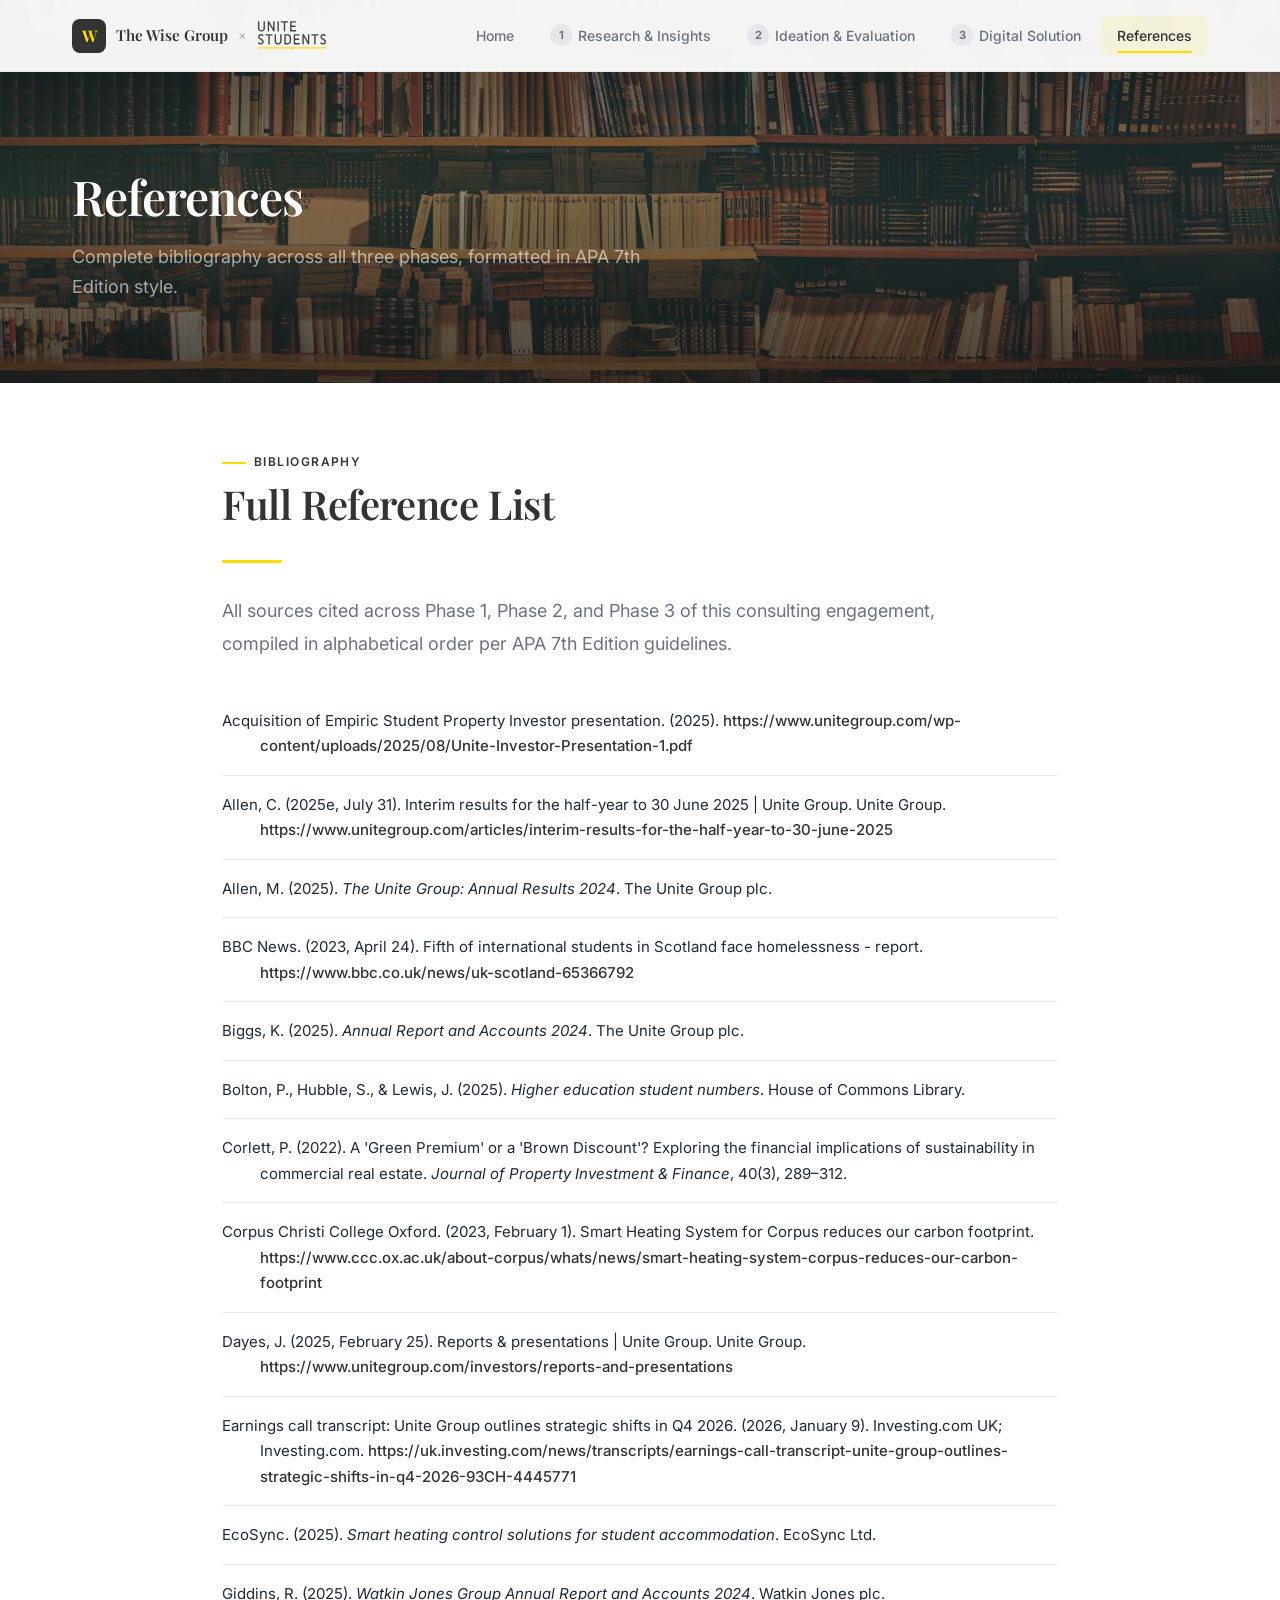
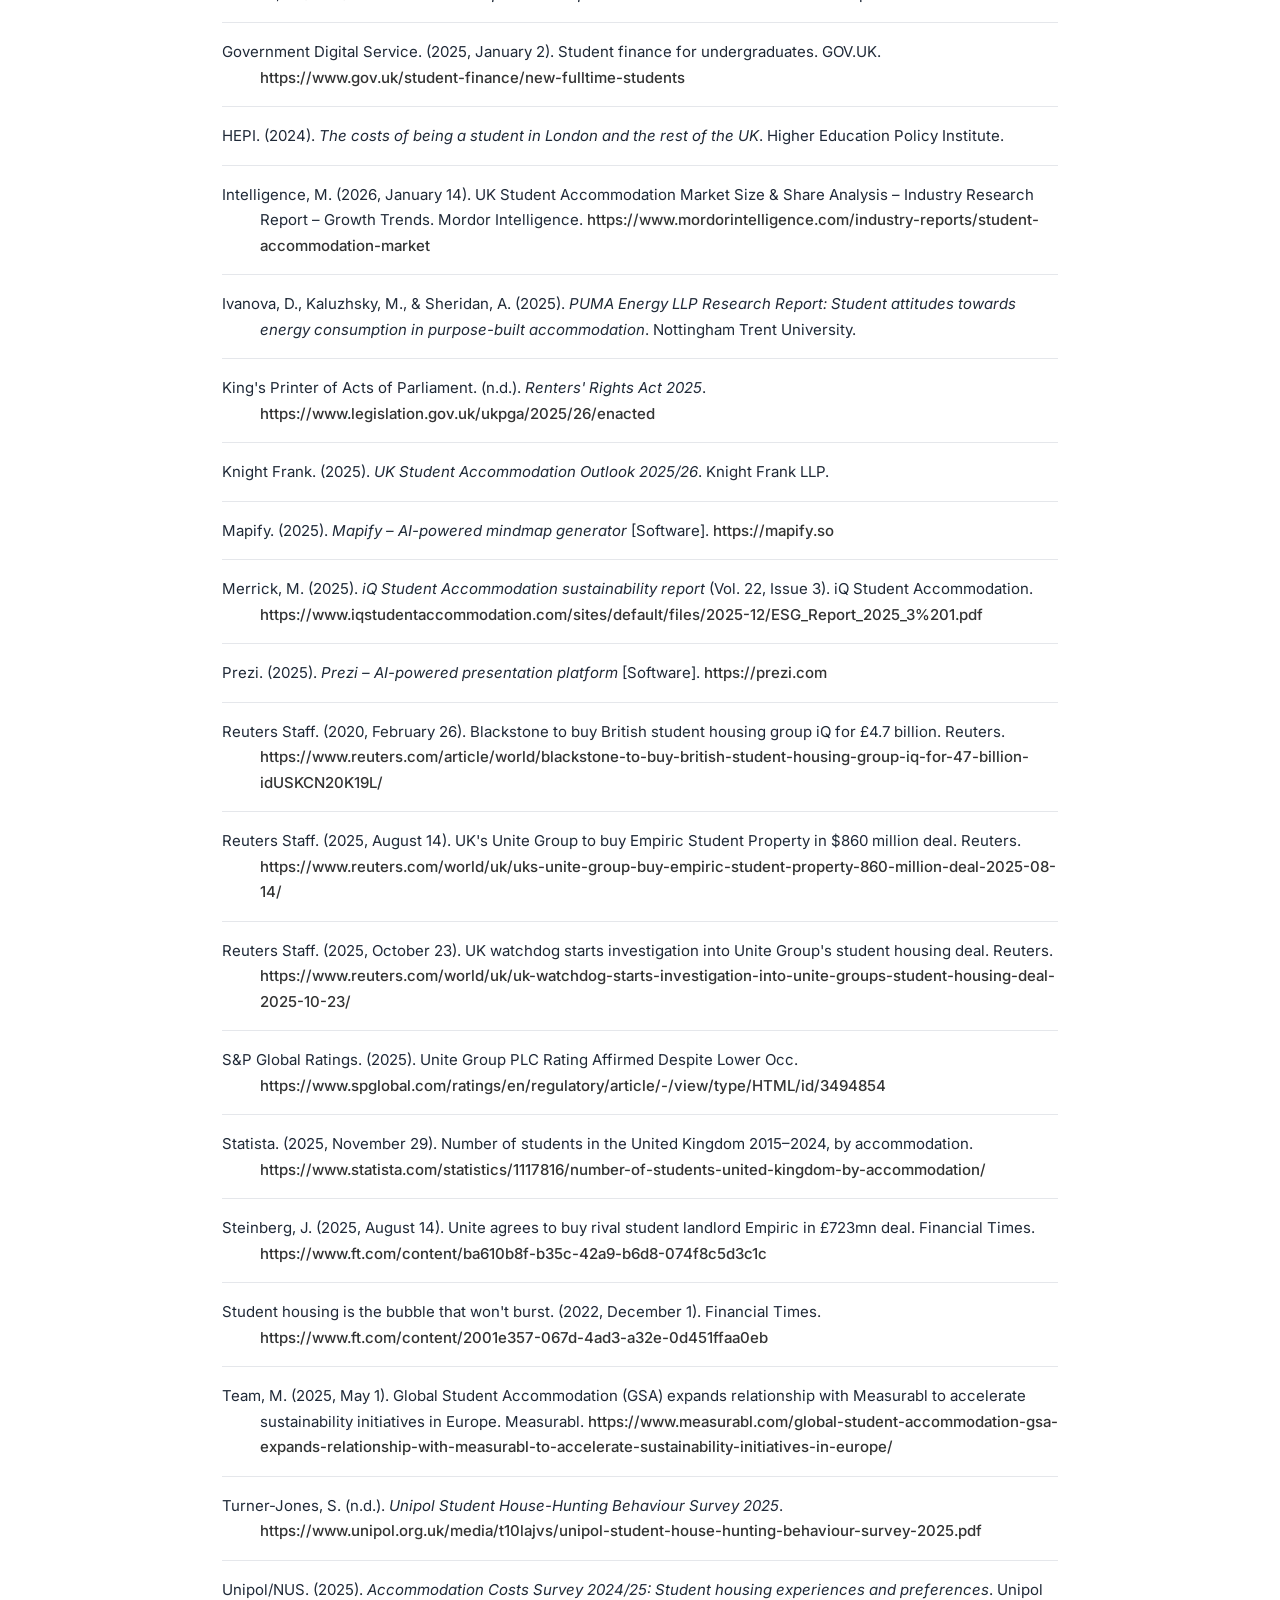
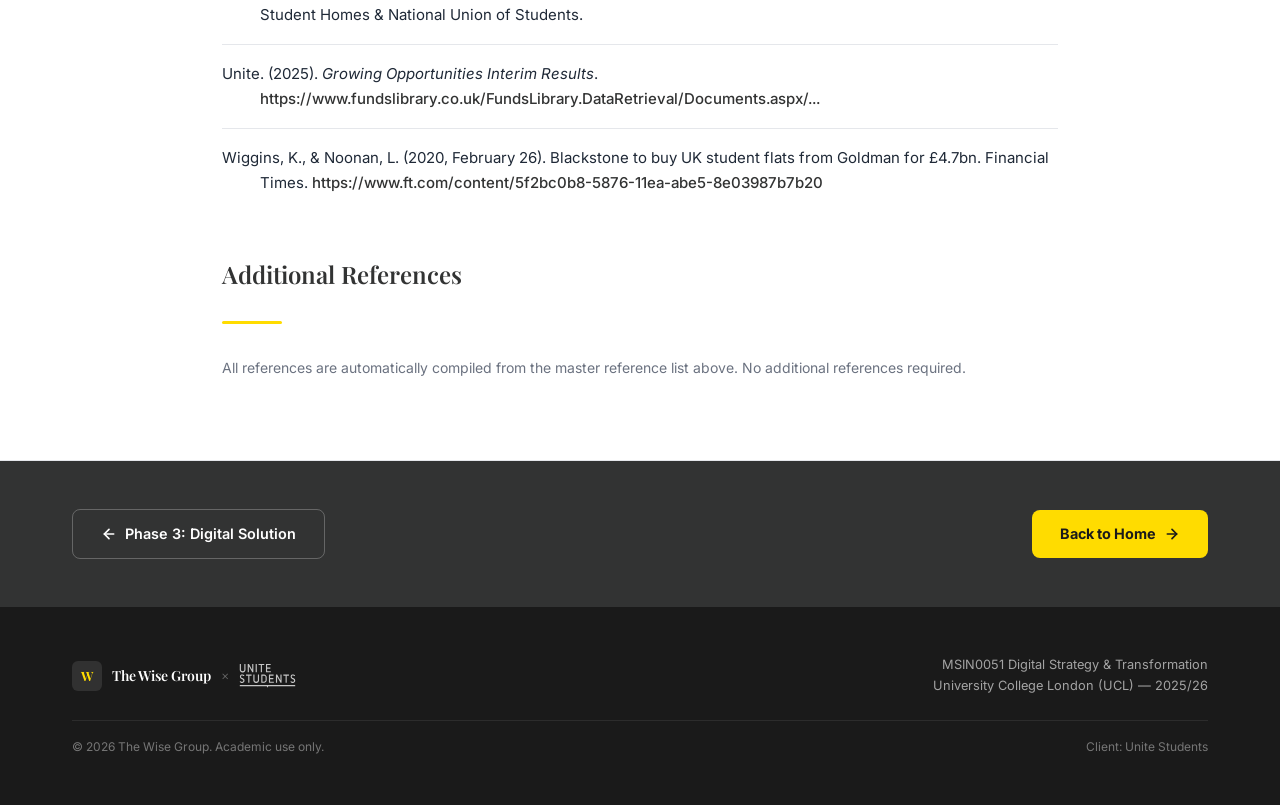
<file: references.html>
<!DOCTYPE html>
<html lang="en">
<head>
  <meta charset="UTF-8">
  <meta name="viewport" content="width=device-width, initial-scale=1.0">
  <title>References — The Wise Group</title>
  <link rel="stylesheet" href="css/styles.css">
  <link rel="icon" href="data:image/svg+xml,<svg xmlns='http://www.w3.org/2000/svg' viewBox='0 0 100 100'><rect fill='%23323333' rx='18' width='100' height='100'/><text x='50' y='68' font-size='55' text-anchor='middle' fill='%23FFDC00' font-family='serif' font-weight='bold'>W</text></svg>">
</head>
<body>

  <!-- Loading Screen -->
  <div class="loader" aria-hidden="true">
    <div class="loader__brand">The Wise Group</div>
    <div class="loader__bar"><div class="loader__bar-inner"></div></div>
  </div>

  <!-- Navigation -->
  <nav class="nav" role="navigation">
    <div class="nav__inner">
      <a href="index.html" class="nav__brand">
        <div class="nav__logo">W</div>
        <span class="nav__brand-text">The Wise Group</span>
        <span class="nav__brand-sep">&times;</span>
        <img src="img/unite-students-logo.svg" alt="Unite Students" class="nav__client-logo">
      </a>
      <div class="nav__links">
        <a href="index.html" class="nav__link">Home</a>
        <a href="phase1.html" class="nav__link">
          <span class="nav__phase-num">1</span> Research &amp; Insights
        </a>
        <a href="phase2.html" class="nav__link">
          <span class="nav__phase-num">2</span> Ideation &amp; Evaluation
        </a>
        <a href="phase3.html" class="nav__link">
          <span class="nav__phase-num">3</span> Digital Solution
        </a>
        <a href="references.html" class="nav__link active">References</a>
      </div>
      <button class="nav__toggle" aria-label="Toggle menu">
        <span></span><span></span><span></span>
      </button>
    </div>
  </nav>

  <!-- Phase Header -->
  <header class="phase-header phase-header--refs">
    <div class="phase-header__bg"></div>
    <div class="phase-header__overlay" aria-hidden="true"></div>
    <div class="container" style="position:relative; z-index:1;">
      <h1 class="phase-header__title">References</h1>
      <p class="phase-header__desc">Complete bibliography across all three phases, formatted in APA 7th Edition style.</p>
    </div>
  </header>

  <!-- References -->
  <section class="content-section">
    <div class="container container--narrow">
      <div class="reveal">
        <span class="section-label">Bibliography</span>
        <h2>Full Reference List</h2>
        <div class="divider"></div>
        <p class="lead" style="margin-bottom: var(--space-xl);">All sources cited across Phase 1, Phase 2, and Phase 3 of this consulting engagement, compiled in alphabetical order per APA 7th Edition guidelines.</p>
      </div>

      <ol class="references-list references-auto reveal">
        <!-- Auto-populated from data.js -->
      </ol>

      <!-- Additional references placeholder -->
      <div style="margin-top: var(--space-2xl);">
        <div class="reveal">
          <h3>Additional References</h3>
          <div class="divider"></div>
        </div>
        <div class="reveal">
          <p class="text-light text-small">All references are automatically compiled from the master reference list above. No additional references required.</p>
        </div>
      </div>
    </div>
  </section>

  <!-- Navigation -->
  <section class="section--navy section" style="padding: var(--space-2xl) 0;">
    <div class="container" style="display: flex; justify-content: space-between; align-items: center; flex-wrap: wrap; gap: var(--space-md);">
      <a href="phase3.html" class="btn btn--outline">
        <svg width="16" height="16" viewBox="0 0 24 24" fill="none" stroke="currentColor" stroke-width="2.5" stroke-linecap="round" stroke-linejoin="round"><line x1="19" y1="12" x2="5" y2="12"></line><polyline points="12 19 5 12 12 5"></polyline></svg>
        Phase 3: Digital Solution
      </a>
      <a href="index.html" class="btn btn--primary">
        Back to Home
        <svg class="btn__arrow" width="16" height="16" viewBox="0 0 24 24" fill="none" stroke="currentColor" stroke-width="2.5" stroke-linecap="round" stroke-linejoin="round"><line x1="5" y1="12" x2="19" y2="12"></line><polyline points="12 5 19 12 12 19"></polyline></svg>
      </a>
    </div>
  </section>

  <!-- Footer -->
  <footer class="footer">
    <div class="container">
      <div class="footer__inner">
        <div class="footer__brand">
          <div class="footer__logo">W</div>
          <span class="footer__brand-text">The Wise Group</span>
          <span class="footer__brand-sep">&times;</span>
          <img src="img/unite-students-logo.svg" alt="Unite Students" class="footer__client-logo">
        </div>
        <div class="footer__info">
          MSIN0051 Digital Strategy &amp; Transformation<br>
          University College London (UCL) &mdash; 2025/26
        </div>
      </div>
      <div class="footer__divider"></div>
      <div class="footer__bottom">
        <span>&copy; 2026 The Wise Group. Academic use only.</span>
        <span>Client: Unite Students</span>
      </div>
    </div>
  </footer>

  <!-- Back to Top -->
  <button class="back-to-top" aria-label="Back to top">
    <svg viewBox="0 0 24 24" fill="none" stroke="currentColor" stroke-width="2.5" stroke-linecap="round" stroke-linejoin="round"><polyline points="18 15 12 9 6 15"></polyline></svg>
  </button>

  <script src="js/data.js"></script>
  <script src="js/main.js"></script>
</body>
</html>
</file>
<file: css/styles.css>
/* ====================================================
   THE WISE GROUP — Digital Strategy Consulting Website
   MSIN0051 Digital Strategy & Transformation | UCL
   ====================================================
   Colour Palette (aligned with Unite Students):
   Charcoal  #323333  (primary dark)
   Gold      #FFDC00  (accent — Unite brand gold)
   Warm      #F4A261  (highlight)
   White     #FFFFFF
   Light     #F5F5F5
   ==================================================== */

/* ─── 0. FONT IMPORTS ─────────────────────────────── */
@import url('https://fonts.googleapis.com/css2?family=Playfair+Display:ital,wght@0,400;0,500;0,600;0,700;1,400&family=Inter:wght@300;400;500;600;700&display=swap');

/* ─── 1. CUSTOM PROPERTIES ────────────────────────── */
:root {
  --navy:        #323333;
  --navy-light:  #4A4B4B;
  --navy-dark:   #1A1A1A;
  --navy-90:     rgba(50,51,51,0.9);
  --teal:        #FFDC00;
  --teal-light:  #FFE433;
  --teal-dark:   #E5C600;
  --teal-10:     rgba(255,220,0,0.10);
  --teal-20:     rgba(255,220,0,0.18);
  --warm:        #F4A261;
  --warm-light:  #F6B87A;
  --warm-10:     rgba(244,162,97,0.1);
  --red:         #E63946;
  --red-10:      rgba(230,57,70,0.1);
  --green:       #2D9B6E;
  --green-10:    rgba(45,155,110,0.1);
  --white:       #FFFFFF;
  --off-white:   #FAFAFA;
  --grey-light:  #F5F5F5;
  --grey:        #E5E7EB;
  --grey-mid:    #9CA3AF;
  --grey-dark:   #6B7280;
  --text:        #1F2937;
  --text-light:  #6B7280;
  --text-lighter:#9CA3AF;

  --font-display: 'Playfair Display', Georgia, 'Times New Roman', serif;
  --font-body:    'Inter', -apple-system, BlinkMacSystemFont, 'Segoe UI', sans-serif;

  --space-2xs: 0.125rem;
  --space-xs:  0.25rem;
  --space-sm:  0.5rem;
  --space-md:  1rem;
  --space-lg:  1.5rem;
  --space-xl:  2rem;
  --space-2xl: 3rem;
  --space-3xl: 4rem;
  --space-4xl: 6rem;
  --space-5xl: 8rem;

  --max-width:    1200px;
  --max-narrow:   900px;
  --nav-height:   72px;
  --radius:       8px;
  --radius-lg:    16px;
  --radius-xl:    24px;

  --shadow-xs:  0 1px 2px rgba(0,0,0,0.05);
  --shadow-sm:  0 1px 3px rgba(0,0,0,0.08), 0 1px 2px rgba(0,0,0,0.06);
  --shadow-md:  0 4px 6px rgba(0,0,0,0.05), 0 2px 4px rgba(0,0,0,0.06);
  --shadow-lg:  0 10px 25px rgba(0,0,0,0.08), 0 4px 10px rgba(0,0,0,0.05);
  --shadow-xl:  0 20px 50px rgba(0,0,0,0.12), 0 8px 20px rgba(0,0,0,0.06);

  --transition:      0.3s cubic-bezier(0.4, 0, 0.2, 1);
  --transition-fast:  0.15s cubic-bezier(0.4, 0, 0.2, 1);
  --transition-slow:  0.6s cubic-bezier(0.4, 0, 0.2, 1);
}

/* ─── 2. RESET & BASE ─────────────────────────────── */
*, *::before, *::after {
  margin: 0;
  padding: 0;
  box-sizing: border-box;
}

html {
  scroll-behavior: smooth;
  font-size: 16px;
  -webkit-font-smoothing: antialiased;
  -moz-osx-font-smoothing: grayscale;
}

body {
  font-family: var(--font-body);
  color: var(--text);
  background: var(--white);
  line-height: 1.7;
  overflow-x: hidden;
}

img { max-width: 100%; height: auto; display: block; }
a { color: var(--navy); text-decoration: none; transition: color var(--transition-fast); font-weight: 500; }
a:hover { color: var(--navy-light); }
ul, ol { list-style: none; }
button { cursor: pointer; font-family: inherit; border: none; background: none; }
input, textarea { font-family: inherit; }

::selection {
  background: var(--teal-20);
  color: var(--navy);
}

/* ─── 3. TYPOGRAPHY ────────────────────────────────── */
h1, h2, h3, h4 {
  font-family: var(--font-display);
  color: var(--navy);
  line-height: 1.2;
  font-weight: 600;
}

h1 {
  font-size: clamp(2.25rem, 5vw, 3.75rem);
  letter-spacing: -0.02em;
}

h2 {
  font-size: clamp(1.75rem, 3.5vw, 2.5rem);
  letter-spacing: -0.01em;
  margin-bottom: var(--space-lg);
}

h3 {
  font-size: clamp(1.25rem, 2vw, 1.5rem);
  margin-bottom: var(--space-md);
}

h4 {
  font-size: 1.125rem;
  font-family: var(--font-body);
  font-weight: 600;
  margin-bottom: var(--space-sm);
}

p {
  margin-bottom: var(--space-md);
  color: var(--text);
}

.text-light { color: var(--text-light); }
.text-small { font-size: 0.875rem; }
.text-xs    { font-size: 0.75rem; }
.text-teal  { color: var(--teal); }
.text-navy  { color: var(--navy); }
.text-warm  { color: var(--warm); }
.font-display { font-family: var(--font-display); }

.lead {
  font-size: 1.125rem;
  color: var(--text-light);
  line-height: 1.8;
  max-width: 720px;
}

.section-label {
  display: inline-block;
  font-size: 0.75rem;
  font-weight: 600;
  letter-spacing: 0.12em;
  text-transform: uppercase;
  color: var(--navy);
  margin-bottom: var(--space-sm);
}

.section-label::before {
  content: '';
  display: inline-block;
  width: 24px;
  height: 2px;
  background: var(--teal);
  margin-right: 8px;
  vertical-align: middle;
}

/* On dark backgrounds, labels use gold */
.section--navy .section-label {
  color: var(--teal);
}

/* ─── 4. LAYOUT ────────────────────────────────────── */
.container {
  width: 100%;
  max-width: var(--max-width);
  margin: 0 auto;
  padding: 0 var(--space-xl);
}

.container--narrow {
  max-width: var(--max-narrow);
}

.section {
  padding: var(--space-4xl) 0;
}

.section--grey {
  background: var(--grey-light);
}

.section--navy {
  background: var(--navy);
  color: var(--white);
}

.section--navy h2,
.section--navy h3,
.section--navy h4 {
  color: var(--white);
}

.section--navy p {
  color: rgba(255,255,255,0.8);
}

.section--navy .section-label {
  color: var(--teal-light);
}

.grid-2 {
  display: grid;
  grid-template-columns: repeat(2, 1fr);
  gap: var(--space-xl);
}

.grid-3 {
  display: grid;
  grid-template-columns: repeat(3, 1fr);
  gap: var(--space-xl);
}

.grid-4 {
  display: grid;
  grid-template-columns: repeat(4, 1fr);
  gap: var(--space-lg);
}

.flex-center {
  display: flex;
  align-items: center;
  justify-content: center;
}

.divider {
  width: 60px;
  height: 3px;
  background: var(--teal);
  margin: var(--space-xl) 0;
  border-radius: 2px;
}

.divider--center {
  margin-left: auto;
  margin-right: auto;
}

/* ─── 5. LOADING SCREEN ───────────────────────────── */
.loader {
  position: fixed;
  inset: 0;
  background: var(--navy);
  z-index: 10000;
  display: flex;
  flex-direction: column;
  align-items: center;
  justify-content: center;
  transition: opacity 0.5s ease, visibility 0.5s ease;
}

.loader.hidden {
  opacity: 0;
  visibility: hidden;
  pointer-events: none;
}

.loader__brand {
  font-family: var(--font-display);
  color: var(--white);
  font-size: 1.75rem;
  font-weight: 600;
  letter-spacing: -0.02em;
  opacity: 0;
  animation: loaderFadeIn 0.6s ease 0.2s forwards;
}

.loader__bar {
  width: 120px;
  height: 2px;
  background: rgba(255,255,255,0.15);
  border-radius: 2px;
  margin-top: 20px;
  overflow: hidden;
}

.loader__bar-inner {
  width: 0%;
  height: 100%;
  background: var(--teal);
  border-radius: 2px;
  animation: loaderBar 1s cubic-bezier(0.4,0,0.2,1) 0.4s forwards;
}

@keyframes loaderFadeIn {
  to { opacity: 1; }
}

@keyframes loaderBar {
  to { width: 100%; }
}

/* ─── 6. NAVIGATION ───────────────────────────────── */
.nav {
  position: fixed;
  top: 0;
  left: 0;
  right: 0;
  height: var(--nav-height);
  background: rgba(255,255,255,0.95);
  backdrop-filter: blur(12px);
  -webkit-backdrop-filter: blur(12px);
  border-bottom: 1px solid var(--grey);
  z-index: 1000;
  transition: box-shadow var(--transition);
}

.nav.scrolled {
  box-shadow: var(--shadow-md);
}

.nav__inner {
  display: flex;
  align-items: center;
  justify-content: space-between;
  height: 100%;
  max-width: var(--max-width);
  margin: 0 auto;
  padding: 0 var(--space-xl);
}

.nav__brand {
  display: flex;
  align-items: center;
  gap: 10px;
  text-decoration: none;
  color: var(--navy);
  flex-shrink: 0;
}

.nav__logo {
  width: 34px;
  height: 34px;
  background: #323333;
  border-radius: 8px;
  display: flex;
  align-items: center;
  justify-content: center;
  color: #FFDC00;
  font-family: var(--font-display);
  font-size: 1rem;
  font-weight: 700;
  flex-shrink: 0;
}

.nav__brand-text {
  font-family: var(--font-display);
  font-size: 0.95rem;
  font-weight: 600;
  color: var(--navy);
}

.nav__brand-sep {
  color: var(--grey-mid);
  font-size: 0.85rem;
  font-weight: 300;
}

.nav__client-logo {
  height: 32px;
  width: auto;
  flex-shrink: 0;
  opacity: 0.9;
}

.nav__links {
  display: flex;
  align-items: center;
  gap: var(--space-xs);
}

.nav__link {
  display: flex;
  align-items: center;
  gap: 6px;
  padding: 8px 16px;
  font-size: 0.875rem;
  font-weight: 500;
  color: var(--text-light);
  text-decoration: none;
  border-radius: var(--radius);
  transition: all var(--transition-fast);
  white-space: nowrap;
}

.nav__link:hover {
  color: var(--navy);
  background: var(--grey-light);
}

.nav__link.active {
  color: var(--navy);
  background: var(--teal-10);
}

.nav__phase-num {
  display: inline-flex;
  align-items: center;
  justify-content: center;
  width: 22px;
  height: 22px;
  border-radius: 50%;
  background: var(--grey);
  color: var(--text-light);
  font-size: 0.7rem;
  font-weight: 700;
  transition: all var(--transition-fast);
}

.nav__link.active .nav__phase-num {
  background: var(--teal);
  color: var(--navy-dark);
}

.nav__link:hover .nav__phase-num {
  background: var(--navy);
  color: var(--white);
}

/* Mobile menu */
.nav__toggle {
  display: none;
  flex-direction: column;
  gap: 5px;
  padding: 8px;
  cursor: pointer;
}

.nav__toggle span {
  display: block;
  width: 24px;
  height: 2px;
  background: var(--navy);
  border-radius: 2px;
  transition: all var(--transition-fast);
}

.nav__toggle.open span:nth-child(1) { transform: translateY(7px) rotate(45deg); }
.nav__toggle.open span:nth-child(2) { opacity: 0; }
.nav__toggle.open span:nth-child(3) { transform: translateY(-7px) rotate(-45deg); }

/* ─── 7. HERO SECTION (HOME) ──────────────────────── */
.hero {
  min-height: 100vh;
  display: flex;
  align-items: center;
  position: relative;
  background: var(--navy-dark);
  overflow: hidden;
  padding-top: var(--nav-height);
}

/* ─── HERO PHOTO BACKGROUND ─────────────────────── */
.hero__bg {
  position: absolute;
  inset: 0;
  z-index: 0;
  background: url('../img/hero-bg.jpg') center center / cover no-repeat;
  animation: heroZoom 20s ease-in-out infinite alternate;
}

@keyframes heroZoom {
  from { transform: scale(1); }
  to   { transform: scale(1.06); }
}

/* Dark overlay for text readability + brand tint */
.hero__overlay {
  position: absolute;
  inset: 0;
  z-index: 1;
  pointer-events: none;
  background:
    linear-gradient(180deg,
      rgba(26, 26, 26, 0.72) 0%,
      rgba(50, 51, 51, 0.58) 40%,
      rgba(50, 51, 51, 0.50) 60%,
      rgba(26, 26, 26, 0.80) 100%
    ),
    radial-gradient(ellipse at 15% 50%,
      rgba(255, 220, 0, 0.07) 0%,
      transparent 55%
    );
}

.hero__glow {
  position: absolute;
  width: 600px;
  height: 600px;
  border-radius: 50%;
  background: radial-gradient(circle, var(--teal) 0%, transparent 70%);
  opacity: 0.06;
  right: -100px;
  top: 50%;
  transform: translateY(-50%);
  pointer-events: none;
  z-index: 1;
}

.hero__content {
  position: relative;
  z-index: 2;
  max-width: 800px;
}

.hero__eyebrow {
  display: inline-flex;
  align-items: center;
  gap: 8px;
  font-size: 0.8rem;
  font-weight: 500;
  letter-spacing: 0.15em;
  text-transform: uppercase;
  color: var(--teal-light);
  margin-bottom: var(--space-lg);
  opacity: 0;
  animation: heroFadeUp 0.8s ease 1.4s forwards;
}

.hero__eyebrow::before {
  content: '';
  width: 32px;
  height: 1px;
  background: var(--teal);
}

.hero__title {
  color: var(--white);
  font-size: clamp(2.75rem, 6vw, 4.5rem);
  font-weight: 700;
  line-height: 1.08;
  letter-spacing: -0.03em;
  margin-bottom: var(--space-lg);
  opacity: 0;
  animation: heroFadeUp 0.8s ease 1.6s forwards;
}

.hero__title span {
  color: var(--teal-light);
}

.hero__subtitle {
  font-family: var(--font-display);
  font-size: clamp(1.125rem, 2vw, 1.375rem);
  font-weight: 400;
  font-style: italic;
  color: rgba(255,255,255,0.6);
  margin-bottom: var(--space-2xl);
  opacity: 0;
  animation: heroFadeUp 0.8s ease 1.8s forwards;
}

.hero__desc {
  font-size: 1.0625rem;
  color: rgba(255,255,255,0.7);
  line-height: 1.8;
  max-width: 600px;
  margin-bottom: var(--space-2xl);
  opacity: 0;
  animation: heroFadeUp 0.8s ease 2s forwards;
}

.hero__actions {
  display: flex;
  gap: var(--space-md);
  flex-wrap: wrap;
  opacity: 0;
  animation: heroFadeUp 0.8s ease 2.2s forwards;
}

@keyframes heroFadeUp {
  from {
    opacity: 0;
    transform: translateY(24px);
  }
  to {
    opacity: 1;
    transform: translateY(0);
  }
}

.hero__scroll {
  position: absolute;
  bottom: 40px;
  left: 50%;
  transform: translateX(-50%);
  display: flex;
  flex-direction: column;
  align-items: center;
  gap: 8px;
  color: rgba(255,255,255,0.4);
  font-size: 0.75rem;
  letter-spacing: 0.1em;
  text-transform: uppercase;
  animation: heroFadeUp 0.8s ease 2.6s forwards;
  opacity: 0;
  z-index: 2;
}

.hero__scroll-line {
  width: 1px;
  height: 40px;
  background: linear-gradient(to bottom, var(--teal), transparent);
  animation: scrollPulse 2s ease-in-out infinite;
}

@keyframes scrollPulse {
  0%, 100% { opacity: 0.4; transform: scaleY(1); }
  50%      { opacity: 1;   transform: scaleY(1.2); }
}

/* ─── 8. BUTTONS ───────────────────────────────────── */
.btn {
  display: inline-flex;
  align-items: center;
  gap: 8px;
  padding: 12px 28px;
  font-size: 0.9rem;
  font-weight: 600;
  border-radius: var(--radius);
  text-decoration: none;
  transition: all var(--transition);
  cursor: pointer;
}

.btn--primary {
  background: var(--teal);
  color: var(--navy-dark);
  font-weight: 700;
}

.btn--primary:hover {
  background: var(--teal-light);
  color: var(--navy-dark);
  transform: translateY(-1px);
  box-shadow: 0 4px 12px rgba(255,220,0,0.35);
}

.btn--outline {
  background: transparent;
  color: var(--white);
  border: 1.5px solid rgba(255,255,255,0.25);
}

.btn--outline:hover {
  border-color: var(--teal);
  color: var(--teal-light);
  background: rgba(0,168,150,0.08);
}

.btn--outline-dark {
  background: transparent;
  color: var(--navy);
  border: 1.5px solid var(--grey);
}

.btn--outline-dark:hover {
  border-color: var(--teal);
  color: var(--teal-dark);
}

.btn--navy {
  background: var(--navy);
  color: var(--white);
}

.btn--navy:hover {
  background: var(--navy-light);
  color: var(--white);
  transform: translateY(-1px);
  box-shadow: var(--shadow-lg);
}

.btn__arrow {
  transition: transform var(--transition-fast);
}

.btn:hover .btn__arrow {
  transform: translateX(3px);
}

/* ─── 9. CLIENT SECTION (HOME) ─────────────────────── */
.client-section {
  padding: var(--space-3xl) 0;
  text-align: center;
}

.client-logo {
  display: inline-flex;
  align-items: center;
  justify-content: center;
  padding: var(--space-lg) var(--space-2xl);
  border: 2px solid var(--grey);
  border-radius: var(--radius-lg);
  margin-bottom: var(--space-lg);
}

.client-logo__img {
  height: 48px;
  width: auto;
  display: block;
}

/* ─── 10. PHASE CARDS (HOME) ──────────────────────── */
.phase-cards {
  display: grid;
  grid-template-columns: repeat(3, 1fr);
  gap: var(--space-xl);
  padding: var(--space-3xl) 0 var(--space-4xl);
}

.phase-card {
  position: relative;
  background: var(--white);
  border: 1px solid var(--grey);
  border-radius: var(--radius-lg);
  padding: var(--space-2xl);
  text-decoration: none;
  transition: all var(--transition);
  overflow: hidden;
}

.phase-card::before {
  content: '';
  position: absolute;
  top: 0;
  left: 0;
  right: 0;
  height: 4px;
  background: var(--teal);
  transform: scaleX(0);
  transform-origin: left;
  transition: transform var(--transition);
}

.phase-card:hover {
  transform: translateY(-4px);
  box-shadow: var(--shadow-xl);
  border-color: var(--teal-20);
}

.phase-card:hover::before {
  transform: scaleX(1);
}

.phase-card__number {
  display: flex;
  align-items: center;
  justify-content: center;
  width: 48px;
  height: 48px;
  border-radius: 50%;
  background: var(--teal);
  color: var(--navy-dark);
  font-family: var(--font-display);
  font-size: 1.25rem;
  font-weight: 700;
  margin-bottom: var(--space-lg);
  transition: all var(--transition);
}

.phase-card:hover .phase-card__number {
  background: var(--navy);
  color: var(--teal);
}

.phase-card__title {
  font-family: var(--font-display);
  font-size: 1.375rem;
  font-weight: 600;
  color: var(--navy);
  margin-bottom: var(--space-sm);
}

.phase-card__desc {
  font-size: 0.9375rem;
  color: var(--text-light);
  margin-bottom: var(--space-lg);
  line-height: 1.7;
}

.phase-card__link {
  display: inline-flex;
  align-items: center;
  gap: 6px;
  font-size: 0.875rem;
  font-weight: 600;
  color: var(--navy);
  transition: gap var(--transition-fast);
}

.phase-card:hover .phase-card__link {
  gap: 10px;
}

/* ─── 11. PHASE PAGE HEADER ───────────────────────── */
.phase-header {
  padding: calc(var(--nav-height) + var(--space-4xl)) 0 var(--space-3xl);
  background: var(--navy-dark);
  position: relative;
  overflow: hidden;
}

.phase-header__bg {
  position: absolute;
  inset: 0;
  background-position: center center;
  background-size: cover;
  background-repeat: no-repeat;
  animation: heroZoom 20s ease-in-out infinite alternate;
}

.phase-header__overlay {
  position: absolute;
  inset: 0;
  z-index: 0;
  pointer-events: none;
  background:
    linear-gradient(180deg,
      rgba(26, 26, 26, 0.75) 0%,
      rgba(50, 51, 51, 0.55) 50%,
      rgba(26, 26, 26, 0.80) 100%
    ),
    radial-gradient(ellipse at 15% 50%,
      rgba(255, 220, 0, 0.06) 0%,
      transparent 55%
    );
}

/* Per-page header images */
.phase-header--phase1 .phase-header__bg { background-image: url('../img/header-phase1.jpg'); }
.phase-header--phase2 .phase-header__bg { background-image: url('../img/header-phase2.jpg'); }
.phase-header--phase3 .phase-header__bg { background-image: url('../img/header-phase3.jpg'); }
.phase-header--refs   .phase-header__bg { background-image: url('../img/header-references.jpg'); }

.phase-header__number {
  display: inline-flex;
  align-items: center;
  justify-content: center;
  width: 56px;
  height: 56px;
  border-radius: 50%;
  background: rgba(255,220,0,0.15);
  color: var(--teal);
  font-family: var(--font-display);
  font-size: 1.5rem;
  font-weight: 700;
  margin-bottom: var(--space-lg);
  border: 2px solid rgba(255,220,0,0.35);
}

.phase-header__title {
  color: var(--white);
  font-size: clamp(2rem, 4vw, 3rem);
  margin-bottom: var(--space-md);
}

.phase-header__desc {
  font-size: 1.125rem;
  color: rgba(255,255,255,0.6);
  max-width: 600px;
}

/* ─── 12. CONTENT SECTIONS ────────────────────────── */
.content-section {
  padding: var(--space-3xl) 0;
  border-bottom: 1px solid var(--grey);
}

.content-section:last-child {
  border-bottom: none;
}

.content-block {
  max-width: var(--max-narrow);
  margin: 0 auto var(--space-2xl);
}

.content-block:last-child {
  margin-bottom: 0;
}

.content-block h3 {
  position: relative;
  padding-left: 20px;
}

.content-block h3::before {
  content: '';
  position: absolute;
  left: 0;
  top: 4px;
  width: 4px;
  height: calc(100% - 4px);
  background: var(--teal);
  border-radius: 2px;
}

.placeholder-text {
  background: var(--grey-light);
  border: 1px dashed var(--grey);
  border-radius: var(--radius);
  padding: var(--space-lg);
  color: var(--text-light);
  font-style: italic;
  font-size: 0.9375rem;
  line-height: 1.7;
}

.placeholder-text code {
  background: var(--white);
  padding: 2px 6px;
  border-radius: 4px;
  font-size: 0.8125rem;
  color: var(--navy);
}

/* ─── 13. CHARTS & VISUALIZATIONS ─────────────────── */
.chart-grid {
  display: grid;
  grid-template-columns: repeat(auto-fit, minmax(340px, 1fr));
  gap: var(--space-xl);
}

.chart-container {
  background: var(--white);
  border: 1px solid var(--grey);
  border-radius: var(--radius-lg);
  overflow: hidden;
  transition: box-shadow var(--transition);
}

.chart-container:hover {
  box-shadow: var(--shadow-lg);
}

.chart-container__header {
  padding: var(--space-lg) var(--space-xl);
  border-bottom: 1px solid var(--grey);
  display: flex;
  align-items: center;
  justify-content: space-between;
}

.chart-container__title {
  font-size: 1rem;
  font-weight: 600;
  color: var(--navy);
  margin-bottom: 0;
}

.chart-container__badge {
  font-size: 0.7rem;
  font-weight: 600;
  padding: 4px 10px;
  border-radius: 100px;
  background: var(--grey-light);
  color: var(--text-light);
  letter-spacing: 0.05em;
  text-transform: uppercase;
}

.chart-container__body {
  padding: var(--space-xl);
  position: relative;
}

.chart-container__body canvas {
  width: 100% !important;
}

.chart-container__note {
  padding: var(--space-md) var(--space-xl);
  background: var(--grey-light);
  font-size: 0.8rem;
  color: var(--text-light);
  border-top: 1px solid var(--grey);
}

/* Flourish embed containers */
.flourish-embed {
  width: 100%;
  min-height: 400px;
  display: none;
}

.flourish-embed.active {
  display: block;
}

.chart-fallback {
  display: block;
  width: 100%;
  height: 100%;
}

.flourish-embed.active + .chart-fallback {
  display: none;
}

/* ─── 14. MINDMAP SECTION ─────────────────────────── */
.mindmap-container {
  background: var(--white);
  border: 1px solid var(--grey);
  border-radius: var(--radius-lg);
  overflow: hidden;
  margin-bottom: var(--space-xl);
  position: relative;
  padding-top: 56.25%;
  box-shadow: 0 4px 24px rgba(0, 0, 0, 0.08);
}

.mindmap-container iframe {
  position: absolute;
  top: 0;
  left: 0;
  width: 100%;
  height: 100%;
  border: none;
}

.mindmap-container__placeholder {
  height: 500px;
  display: flex;
  flex-direction: column;
  align-items: center;
  justify-content: center;
  background: var(--grey-light);
  color: var(--text-light);
  gap: var(--space-md);
}

.mindmap-container__placeholder svg {
  width: 48px;
  height: 48px;
  stroke: var(--grey-mid);
}

/* ─── 15. WORD COUNT ──────────────────────────────── */
.word-count {
  display: inline-flex;
  align-items: center;
  gap: 6px;
  font-size: 0.8rem;
  font-weight: 500;
  color: var(--text-light);
  padding: 6px 14px;
  background: var(--grey-light);
  border-radius: 100px;
  margin-top: var(--space-md);
}

.narrative-note {
  display: inline-flex;
  align-items: center;
  gap: 6px;
  font-size: 0.8rem;
  font-style: italic;
  font-weight: 500;
  color: var(--text-light);
  padding: 6px 14px;
  background: var(--grey-light);
  border-radius: 100px;
  margin-top: var(--space-md);
}

.word-count--warning {
  background: var(--warm-10);
  color: var(--warm);
}

.word-count--over {
  background: var(--red-10);
  color: var(--red);
}

.word-count--ok {
  background: var(--green-10);
  color: var(--green);
}

/* ─── 16. SOLUTION CARDS (PHASE 2) ────────────────── */
.solutions-grid {
  display: grid;
  grid-template-columns: repeat(2, 1fr);
  gap: var(--space-xl);
  margin-bottom: var(--space-2xl);
  align-items: start;
}

.solution-card {
  background: var(--white);
  border: 1px solid var(--grey);
  border-radius: var(--radius-lg);
  overflow: hidden;
  transition: all var(--transition);
  display: flex;
  flex-direction: column;
}

.solution-card:hover {
  box-shadow: var(--shadow-lg);
}

.solution-card--winner {
  border-color: var(--teal);
  box-shadow: 0 0 0 1px var(--teal), var(--shadow-lg);
}

.solution-card__top {
  padding: var(--space-xl);
  border-bottom: 1px solid var(--grey);
  flex: 1;
}

.solution-card__badges {
  display: flex;
  align-items: center;
  gap: var(--space-sm);
  margin-bottom: var(--space-md);
  flex-wrap: wrap;
}

.badge {
  display: inline-flex;
  align-items: center;
  gap: 4px;
  padding: 4px 12px;
  border-radius: 100px;
  font-size: 0.7rem;
  font-weight: 600;
  letter-spacing: 0.04em;
  text-transform: uppercase;
}

.badge--human {
  background: #EDE9FE;
  color: #7C3AED;
}

.badge--ai {
  background: #DBEAFE;
  color: #2563EB;
}

.badge--winner {
  background: var(--teal);
  color: var(--navy-dark);
  font-weight: 700;
}

.badge--new {
  background: var(--warm-10);
  color: #D97706;
}

.solution-card__title {
  font-family: var(--font-display);
  font-size: 1.25rem;
  font-weight: 600;
  color: var(--navy);
  margin-bottom: var(--space-sm);
}

.solution-card__desc {
  font-size: 0.9375rem;
  color: var(--text-light);
  margin-bottom: 0;
}

.solution-card__scores {
  display: grid;
  grid-template-columns: repeat(4, 1fr);
  gap: 1px;
  background: var(--grey);
}

.score-item {
  background: var(--white);
  padding: var(--space-md);
  text-align: center;
}

.score-item__label {
  font-size: 0.7rem;
  font-weight: 500;
  color: var(--text-light);
  text-transform: uppercase;
  letter-spacing: 0.04em;
  margin-bottom: 4px;
}

.score-item__value {
  font-family: var(--font-display);
  font-size: 1.75rem;
  font-weight: 700;
  color: var(--navy);
}

.solution-card__total {
  display: flex;
  align-items: center;
  justify-content: center;
  gap: var(--space-sm);
  padding: var(--space-md);
  background: var(--navy);
  color: var(--white);
}

.solution-card__total-label {
  font-size: 0.8rem;
  font-weight: 500;
  text-transform: uppercase;
  letter-spacing: 0.06em;
  opacity: 0.8;
}

.solution-card__total-value {
  font-family: var(--font-display);
  font-size: 1.5rem;
  font-weight: 700;
}

.solution-card--winner .solution-card__total {
  background: var(--teal);
  color: var(--navy-dark);
}

.solution-card--winner .solution-card__total-label,
.solution-card--winner .solution-card__total-value {
  color: var(--navy-dark);
}

/* Solution card expandable body */
.solution-card__expand {
  padding: 0 var(--space-xl);
  max-height: 0;
  overflow: hidden;
  transition: max-height 0.5s cubic-bezier(0.4, 0, 0.2, 1), padding 0.3s ease;
}

.solution-card__expand.open {
  max-height: 2000px;
  padding: var(--space-xl);
}

.solution-card__toggle {
  display: flex;
  align-items: center;
  justify-content: center;
  gap: 6px;
  width: 100%;
  padding: var(--space-md);
  font-size: 0.8rem;
  font-weight: 600;
  color: var(--navy);
  background: var(--grey-light);
  cursor: pointer;
  transition: all var(--transition-fast);
  border: none;
}

.solution-card__toggle:hover {
  background: var(--teal);
  color: var(--navy-dark);
}

.solution-card__toggle svg {
  transition: transform var(--transition);
}

.solution-card__toggle.open svg {
  transform: rotate(180deg);
}

.solution-detail {
  margin-bottom: var(--space-lg);
}

.solution-detail:last-child {
  margin-bottom: 0;
}

.solution-detail__label {
  font-size: 0.75rem;
  font-weight: 600;
  color: var(--navy);
  text-transform: uppercase;
  letter-spacing: 0.08em;
  margin-bottom: var(--space-xs);
}

.solution-detail__text {
  font-size: 0.9375rem;
  color: var(--text);
  line-height: 1.7;
}

.solution-detail__text ul {
  list-style: none;
  padding: 0;
}

.solution-detail__text ul li {
  padding-left: 20px;
  position: relative;
  margin-bottom: 4px;
}

.solution-detail__text ul li::before {
  content: '';
  position: absolute;
  left: 0;
  top: 10px;
  width: 6px;
  height: 6px;
  border-radius: 50%;
  background: var(--navy);
}

/* ─── 17. RADAR CHART ─────────────────────────────── */
.radar-section {
  max-width: 640px;
  margin: 0 auto;
}

.radar-chart-wrap {
  background: var(--white);
  border: 1px solid var(--grey);
  border-radius: var(--radius-lg);
  padding: var(--space-xl);
}

/* ─── 18. ACCORDION ───────────────────────────────── */
.accordion {
  border: 1px solid var(--grey);
  border-radius: var(--radius-lg);
  overflow: hidden;
}

.accordion__item {
  border-bottom: 1px solid var(--grey);
}

.accordion__item:last-child {
  border-bottom: none;
}

.accordion__trigger {
  display: flex;
  align-items: center;
  justify-content: space-between;
  width: 100%;
  padding: var(--space-lg) var(--space-xl);
  font-size: 1rem;
  font-weight: 600;
  color: var(--navy);
  background: var(--white);
  cursor: pointer;
  border: none;
  text-align: left;
  transition: background var(--transition-fast);
}

.accordion__trigger:hover {
  background: var(--grey-light);
}

.accordion__trigger svg {
  width: 20px;
  height: 20px;
  stroke: var(--grey-mid);
  transition: transform var(--transition);
  flex-shrink: 0;
}

.accordion__trigger.open svg {
  transform: rotate(180deg);
}

.accordion__content {
  max-height: 0;
  overflow: hidden;
  transition: max-height 0.5s cubic-bezier(0.4, 0, 0.2, 1);
}

.accordion__content.open {
  max-height: 5000px;
}

.accordion__body {
  padding: 0 var(--space-xl) var(--space-xl);
}

.transcript-box {
  background: var(--grey-light);
  border: 1px solid var(--grey);
  border-radius: var(--radius);
  padding: var(--space-lg);
  max-height: 500px;
  overflow-y: auto;
  font-family: 'Georgia', serif;
  font-size: 0.9rem;
  line-height: 1.8;
  color: var(--text);
  white-space: pre-wrap;
}

.transcript-box::-webkit-scrollbar {
  width: 6px;
}

.transcript-box::-webkit-scrollbar-track {
  background: transparent;
}

.transcript-box::-webkit-scrollbar-thumb {
  background: var(--grey-mid);
  border-radius: 3px;
}

/* ─── 19. JOURNEY MAP ─────────────────────────────── */
.journey-tabs {
  display: flex;
  gap: var(--space-sm);
  margin-bottom: var(--space-xl);
}

.journey-tab {
  padding: 10px 24px;
  font-size: 0.875rem;
  font-weight: 600;
  color: var(--text-light);
  background: var(--grey-light);
  border: 1px solid var(--grey);
  border-radius: var(--radius);
  cursor: pointer;
  transition: all var(--transition-fast);
}

.journey-tab.active {
  background: var(--navy);
  color: var(--white);
  border-color: var(--navy);
}

.journey-tab:hover:not(.active) {
  background: var(--grey);
}

.journey-map {
  display: none;
  overflow-x: auto;
}

.journey-map.active {
  display: block;
}

.journey-embed {
  margin-top: var(--space-xl);
}

.journey-embed__label {
  font-size: 0.95rem;
  font-weight: 600;
  color: var(--text-light);
  text-transform: uppercase;
  letter-spacing: 0.05em;
  margin-bottom: var(--space-md);
}

.journey-embed__container {
  background: var(--white);
  border: 1px solid var(--grey);
  border-radius: var(--radius-lg);
  overflow: hidden;
  position: relative;
  padding-top: 56.25%;
  box-shadow: 0 4px 24px rgba(0, 0, 0, 0.08);
}

.journey-embed__container iframe {
  position: absolute;
  top: 0;
  left: 0;
  width: 100%;
  height: 100%;
  border: none;
}

.journey-embed__placeholder {
  position: absolute;
  top: 0;
  left: 0;
  width: 100%;
  height: 100%;
  display: flex;
  flex-direction: column;
  align-items: center;
  justify-content: center;
  background: var(--grey-light);
  color: var(--text-light);
  gap: var(--space-md);
}

.journey-embed__placeholder svg {
  width: 48px;
  height: 48px;
  stroke: var(--grey-mid);
}

.flourish-wrapper {
  background: var(--white);
  border: 1px solid var(--grey);
  border-radius: var(--radius-lg);
  box-shadow: 0 4px 24px rgba(0, 0, 0, 0.08);
  padding: var(--space-lg);
  width: calc(100% + 160px);
  margin-left: -80px;
  max-width: calc(100vw - 2 * var(--space-xl));
}

.flourish-wrapper .flourish-embed {
  width: 100%;
  display: block;
}

.flourish-wrapper .flourish-embed iframe {
  width: 100% !important;
  min-height: 600px;
}

.journey-grid {
  display: grid;
  grid-template-columns: 140px repeat(5, 1fr);
  min-width: 900px;
  border: 1px solid var(--grey);
  border-radius: var(--radius-lg);
  overflow: hidden;
}

.journey-grid__header {
  background: var(--navy);
  color: var(--white);
  padding: var(--space-md) var(--space-lg);
  font-weight: 600;
  font-size: 0.85rem;
  text-align: center;
  border-right: 1px solid rgba(255,255,255,0.1);
}

.journey-grid__header:last-child {
  border-right: none;
}

.journey-grid__label {
  background: var(--grey-light);
  padding: var(--space-md) var(--space-lg);
  font-weight: 600;
  font-size: 0.8rem;
  color: var(--navy);
  border-right: 1px solid var(--grey);
  border-bottom: 1px solid var(--grey);
  display: flex;
  align-items: center;
}

.journey-grid__cell {
  padding: var(--space-md) var(--space-lg);
  font-size: 0.8rem;
  color: var(--text);
  line-height: 1.6;
  border-right: 1px solid var(--grey);
  border-bottom: 1px solid var(--grey);
}

.journey-grid__cell:last-child {
  border-right: none;
}

.journey-grid__cell--emotion {
  text-align: center;
  font-size: 1.25rem;
}

.emotion-bad { color: var(--red); }
.emotion-neutral { color: var(--warm); }
.emotion-good { color: var(--green); }
.emotion-great { color: var(--teal); }

.pain-point {
  background: var(--red-10);
  color: var(--red);
  padding: 3px 8px;
  border-radius: 4px;
  font-size: 0.75rem;
  display: inline-block;
  margin: 2px 0;
}

.improvement {
  background: var(--green-10);
  color: var(--green);
  padding: 3px 8px;
  border-radius: 4px;
  font-size: 0.75rem;
  display: inline-block;
  margin: 2px 0;
}

/* ─── 20. APP MOCKUPS ─────────────────────────────── */
.mockups-grid {
  display: grid;
  grid-template-columns: repeat(auto-fit, minmax(320px, 1fr));
  gap: var(--space-2xl);
  justify-items: center;
}

.phone-frame {
  width: 300px;
  background: var(--navy-dark);
  border-radius: 40px;
  padding: 12px;
  box-shadow: var(--shadow-xl), inset 0 0 0 2px rgba(255,255,255,0.1);
}

.phone-frame__notch {
  width: 120px;
  height: 28px;
  background: var(--navy-dark);
  border-radius: 0 0 16px 16px;
  margin: 0 auto;
  position: relative;
  z-index: 2;
  margin-top: -2px;
}

.phone-frame__screen {
  background: var(--white);
  border-radius: 30px;
  overflow: hidden;
  min-height: 540px;
  position: relative;
}

.phone-frame__status {
  display: flex;
  justify-content: space-between;
  align-items: center;
  padding: 8px 24px;
  font-size: 0.7rem;
  font-weight: 600;
  color: var(--text);
  background: var(--white);
}

.phone-frame__app-header {
  background: var(--navy);
  color: var(--white);
  padding: var(--space-md) var(--space-lg);
  text-align: center;
}

.phone-frame__app-header h4 {
  color: var(--white);
  font-size: 0.9rem;
  font-weight: 600;
  margin: 0;
}

.phone-frame__app-header small {
  font-size: 0.7rem;
  opacity: 0.7;
}

.app-content {
  padding: var(--space-md) var(--space-lg);
}

/* Energy gauge */
.energy-gauge {
  position: relative;
  width: 160px;
  height: 80px;
  margin: var(--space-md) auto;
  overflow: hidden;
}

.energy-gauge__arc {
  width: 160px;
  height: 160px;
  border-radius: 50%;
  border: 12px solid var(--grey);
  border-bottom-color: transparent;
  border-left-color: transparent;
  transform: rotate(-45deg);
  position: relative;
}

.energy-gauge__fill {
  position: absolute;
  inset: 0;
  border-radius: 50%;
  border: 12px solid var(--teal);
  border-bottom-color: transparent;
  border-left-color: transparent;
  transform: rotate(-45deg);
  clip-path: polygon(0 0, 65% 0, 65% 100%, 0 100%);
}

.energy-gauge__value {
  position: absolute;
  bottom: 0;
  left: 50%;
  transform: translateX(-50%);
  text-align: center;
}

.energy-gauge__number {
  font-family: var(--font-display);
  font-size: 1.5rem;
  font-weight: 700;
  color: var(--navy);
  line-height: 1;
}

.energy-gauge__unit {
  font-size: 0.6rem;
  color: var(--text-light);
}

/* App stats row */
.app-stats {
  display: grid;
  grid-template-columns: repeat(3, 1fr);
  gap: 8px;
  margin: var(--space-md) 0;
}

.app-stat {
  background: var(--grey-light);
  border-radius: var(--radius);
  padding: 8px;
  text-align: center;
}

.app-stat__value {
  font-weight: 700;
  font-size: 0.9rem;
  color: var(--navy);
}

.app-stat__label {
  font-size: 0.6rem;
  color: var(--text-light);
}

/* Savings callout */
.savings-callout {
  background: var(--teal-10);
  border: 1px solid var(--teal-20);
  border-radius: var(--radius);
  padding: var(--space-md);
  text-align: center;
  margin: var(--space-md) 0;
}

.savings-callout__amount {
  font-family: var(--font-display);
  font-size: 1.25rem;
  font-weight: 700;
  color: var(--navy);
}

.savings-callout__label {
  font-size: 0.7rem;
  color: var(--text-light);
}

/* Tier progress */
.tier-progress {
  margin: var(--space-md) 0;
}

.tier-progress__bar {
  height: 8px;
  background: var(--grey);
  border-radius: 4px;
  overflow: hidden;
  margin: 6px 0;
}

.tier-progress__fill {
  height: 100%;
  background: linear-gradient(90deg, #CD7F32, #C0C0C0, var(--warm));
  border-radius: 4px;
  width: 65%;
}

.tier-progress__labels {
  display: flex;
  justify-content: space-between;
  font-size: 0.6rem;
  color: var(--text-light);
}

.tier-progress__labels span.active-tier {
  color: var(--teal);
  font-weight: 700;
}

/* Mini chart */
.mini-chart {
  height: 60px;
  margin: var(--space-md) 0;
  display: flex;
  align-items: flex-end;
  gap: 4px;
}

.mini-chart__bar {
  flex: 1;
  background: var(--teal-20);
  border-radius: 3px 3px 0 0;
  transition: background var(--transition-fast);
}

.mini-chart__bar:hover {
  background: var(--teal);
}

/* App bottom nav */
.app-nav {
  display: grid;
  grid-template-columns: repeat(4, 1fr);
  border-top: 1px solid var(--grey);
  position: absolute;
  bottom: 0;
  left: 0;
  right: 0;
  background: var(--white);
}

.app-nav__item {
  padding: 8px;
  text-align: center;
  font-size: 0.55rem;
  color: var(--text-light);
}

.app-nav__item.active {
  color: var(--navy);
}

.app-nav__item svg {
  width: 20px;
  height: 20px;
  margin: 0 auto 2px;
  display: block;
}

/* Rewards screen */
.reward-points {
  text-align: center;
  padding: var(--space-md) 0;
}

.reward-points__number {
  font-family: var(--font-display);
  font-size: 2.5rem;
  font-weight: 700;
  color: var(--navy);
  line-height: 1;
}

.reward-points__label {
  font-size: 0.75rem;
  color: var(--text-light);
}

.voucher-card {
  display: flex;
  align-items: center;
  gap: var(--space-sm);
  background: var(--grey-light);
  border-radius: var(--radius);
  padding: 10px;
  margin: 6px 0;
}

.voucher-card__icon {
  width: 36px;
  height: 36px;
  border-radius: var(--radius);
  background: var(--teal-10);
  display: flex;
  align-items: center;
  justify-content: center;
  font-size: 1rem;
  flex-shrink: 0;
}

.voucher-card__info {
  flex: 1;
}

.voucher-card__name {
  font-size: 0.8rem;
  font-weight: 600;
  color: var(--text);
}

.voucher-card__cost {
  font-size: 0.65rem;
  color: var(--text-light);
}

.leaderboard-item {
  display: flex;
  align-items: center;
  gap: var(--space-sm);
  padding: 8px 0;
  border-bottom: 1px solid var(--grey);
}

.leaderboard-item:last-child {
  border-bottom: none;
}

.leaderboard-item__rank {
  width: 24px;
  height: 24px;
  border-radius: 50%;
  background: var(--grey-light);
  display: flex;
  align-items: center;
  justify-content: center;
  font-size: 0.65rem;
  font-weight: 700;
  color: var(--text-light);
}

.leaderboard-item__rank.gold { background: #FEF3C7; color: #D97706; }
.leaderboard-item__rank.silver { background: #F3F4F6; color: #6B7280; }
.leaderboard-item__rank.bronze { background: #FED7AA; color: #C2410C; }

.leaderboard-item__name {
  flex: 1;
  font-size: 0.75rem;
  font-weight: 500;
}

.leaderboard-item__points {
  font-size: 0.7rem;
  font-weight: 600;
  color: var(--navy);
}

/* ─── 21. VIDEO SECTION ───────────────────────────── */
.video-container {
  position: relative;
  width: 100%;
  padding-bottom: 56.25%;
  background: var(--navy-dark);
  border-radius: var(--radius-lg);
  overflow: hidden;
}

.video-container iframe {
  position: absolute;
  inset: 0;
  width: 100%;
  height: 100%;
  border: none;
}

.video-placeholder {
  position: absolute;
  inset: 0;
  display: flex;
  flex-direction: column;
  align-items: center;
  justify-content: center;
  color: rgba(255,255,255,0.5);
  gap: var(--space-md);
}

.video-placeholder svg {
  width: 64px;
  height: 64px;
}

/* ─── 22. REFERENCES ──────────────────────────────── */
.references-list {
  list-style: none;
  padding: 0;
}

.references-list li {
  padding: var(--space-md) 0;
  border-bottom: 1px solid var(--grey);
  font-size: 0.9375rem;
  line-height: 1.7;
  color: var(--text);
  padding-left: 2.5em;
  text-indent: -2.5em;
}

.references-list li:last-child {
  border-bottom: none;
}

/* ─── 23. CALLOUT / STAT BOXES ────────────────────── */
.callout {
  background: var(--navy);
  border-radius: var(--radius-lg);
  padding: var(--space-xl);
  color: var(--white);
  border-left: 4px solid var(--teal);
}

.callout p {
  color: rgba(255,255,255,0.85);
  margin-bottom: 0;
}

.callout strong {
  color: var(--teal);
}

.stat-row {
  display: grid;
  grid-template-columns: repeat(auto-fit, minmax(160px, 1fr));
  gap: var(--space-md);
  margin: var(--space-xl) 0;
}

.stat-box {
  background: var(--white);
  border: 1px solid var(--grey);
  border-radius: var(--radius);
  padding: var(--space-lg);
  text-align: center;
}

.stat-box__value {
  font-family: var(--font-display);
  font-size: 2rem;
  font-weight: 700;
  color: var(--navy);
  line-height: 1;
}

.stat-box__label {
  font-size: 0.8rem;
  color: var(--text-light);
  margin-top: 4px;
}

/* ─── 24. FOOTER ──────────────────────────────────── */
.footer {
  background: var(--navy-dark);
  color: rgba(255,255,255,0.6);
  padding: var(--space-2xl) 0;
}

.footer__inner {
  display: flex;
  justify-content: space-between;
  align-items: center;
  flex-wrap: wrap;
  gap: var(--space-md);
}

.footer__brand {
  display: flex;
  align-items: center;
  gap: 10px;
}

.footer__logo {
  width: 30px;
  height: 30px;
  background: rgba(255,255,255,0.1);
  border-radius: 6px;
  display: flex;
  align-items: center;
  justify-content: center;
  color: #FFDC00;
  font-family: var(--font-display);
  font-size: 0.8rem;
  font-weight: 700;
  flex-shrink: 0;
}

.footer__brand-text {
  font-family: var(--font-display);
  font-size: 0.875rem;
  font-weight: 600;
  color: var(--white);
}

.footer__brand-sep {
  color: rgba(255,255,255,0.35);
  font-size: 0.8rem;
  font-weight: 300;
}

.footer__client-logo {
  height: 26px;
  width: auto;
  flex-shrink: 0;
  filter: brightness(0) invert(1);
  opacity: 0.75;
}

.footer__info {
  text-align: right;
  font-size: 0.8rem;
  line-height: 1.6;
}

.footer__divider {
  width: 100%;
  height: 1px;
  background: rgba(255,255,255,0.08);
  margin: var(--space-lg) 0 var(--space-md);
}

.footer__bottom {
  display: flex;
  justify-content: space-between;
  width: 100%;
  font-size: 0.75rem;
  color: rgba(255,255,255,0.4);
}

/* ─── 25. BACK TO TOP ─────────────────────────────── */
.back-to-top {
  position: fixed;
  bottom: 32px;
  right: 32px;
  width: 44px;
  height: 44px;
  border-radius: 50%;
  background: var(--navy);
  color: var(--white);
  display: flex;
  align-items: center;
  justify-content: center;
  box-shadow: var(--shadow-lg);
  opacity: 0;
  visibility: hidden;
  transform: translateY(10px);
  transition: all var(--transition);
  z-index: 900;
  cursor: pointer;
  border: none;
}

.back-to-top.visible {
  opacity: 1;
  visibility: visible;
  transform: translateY(0);
}

.back-to-top:hover {
  background: var(--teal);
  transform: translateY(-2px);
}

.back-to-top svg {
  width: 20px;
  height: 20px;
}

/* ─── 26. SCROLL ANIMATIONS ───────────────────────── */
.reveal {
  opacity: 0;
  transform: translateY(30px);
  transition: opacity 0.6s cubic-bezier(0.4, 0, 0.2, 1),
              transform 0.6s cubic-bezier(0.4, 0, 0.2, 1);
}

.reveal.visible {
  opacity: 1;
  transform: translateY(0);
}

.reveal-delay-1 { transition-delay: 0.1s; }
.reveal-delay-2 { transition-delay: 0.2s; }
.reveal-delay-3 { transition-delay: 0.3s; }
.reveal-delay-4 { transition-delay: 0.4s; }

/* ─── 27. INTERACTIVE ENHANCEMENTS (Tier 1) ──────── */

/* 1.1 Stat Box Hover Effects */
.stat-box {
  transition: transform 0.3s ease, box-shadow 0.3s ease;
  position: relative;
  overflow: hidden;
}

.stat-box::before {
  content: '';
  position: absolute;
  top: 0;
  left: 0;
  right: 0;
  height: 4px;
  background: linear-gradient(90deg, var(--teal), var(--warm));
  border-radius: var(--radius) var(--radius) 0 0;
}

.stat-box:hover {
  transform: scale(1.05) translateY(-4px);
  box-shadow: var(--shadow-xl);
}

/* 1.2 Section Wave Separators */
.section--wave-top {
  position: relative;
}

.section--wave-top::before {
  content: '';
  position: absolute;
  top: -48px;
  left: 0;
  width: 100%;
  height: 48px;
  pointer-events: none;
  z-index: 2;
}

.section--grey.section--wave-top::before {
  background: var(--grey-light);
  clip-path: ellipse(60% 100% at 50% 100%);
}

.section--navy.section--wave-top::before {
  background: var(--navy);
  clip-path: ellipse(60% 100% at 50% 100%);
}

.section:not(.section--grey):not(.section--navy).section--wave-top::before {
  background: var(--white);
  clip-path: ellipse(60% 100% at 50% 100%);
}

/* 1.4 Callout Box Glow Effects */
.callout,
.callout--gold {
  animation: calloutGlow 3s ease-in-out infinite alternate;
}

@keyframes calloutGlow {
  from { box-shadow: 0 0 8px rgba(255,220,0,0.08); }
  to   { box-shadow: 0 0 20px rgba(255,220,0,0.18), 0 0 40px rgba(255,220,0,0.06); }
}

/* 1.5 Solution Card Type Differentiation */
.solution-card:nth-child(1) { border-left: 4px solid #2563EB; }
.solution-card:nth-child(2) { border-left: 4px solid #0D9488; }
.solution-card:nth-child(3) { border-left: 4px solid #7C3AED; }
.solution-card:nth-child(4) { border-left: 4px solid var(--warm); }

/* 1.6 Phase Header Entrance Animation */
.phase-header__number {
  opacity: 0;
  animation: phaseSlideUp 0.8s ease 0.2s forwards;
}

.phase-header__title {
  opacity: 0;
  animation: phaseSlideUp 0.8s ease 0.4s forwards;
}

.phase-header__desc {
  opacity: 0;
  animation: phaseSlideUp 0.8s ease 0.6s forwards;
}

@keyframes phaseSlideUp {
  from { opacity: 0; transform: translateY(24px); }
  to   { opacity: 1; transform: translateY(0); }
}

/* 1.7 Content Block Animated Border */
.content-block h3::before {
  transition: height 0.5s ease, background 0.5s ease;
}

.content-block:hover h3::before {
  background: linear-gradient(180deg, var(--teal), var(--warm));
}

/* 1.8 Journey Map Table Hover Enhancement */
.journey-grid__cell {
  transition: background-color 0.3s ease;
}

.journey-grid__cell:hover {
  background-color: var(--teal-10);
}

/* 1.9 Phone Mockup Float Animation */
@keyframes float {
  0%, 100% { transform: translateY(0px); }
  50%      { transform: translateY(-12px); }
}

.phone-frame {
  animation: float 5s ease-in-out infinite;
}

.mockups-grid > div:nth-child(2) .phone-frame {
  animation-delay: 1.5s;
}

/* 1.10 Nav Active Link Indicator */
.nav__link {
  position: relative;
}

.nav__link::after {
  content: '';
  position: absolute;
  bottom: 2px;
  left: 50%;
  width: 0;
  height: 2px;
  background: var(--teal);
  transition: width 0.3s ease, left 0.3s ease;
  border-radius: 1px;
}

.nav__link.active::after {
  width: calc(100% - 32px);
  left: 16px;
}

.nav__link:hover::after {
  width: calc(100% - 32px);
  left: 16px;
}

/* ─── 28. JS ENHANCEMENT STYLES (Tier 2) ─────────── */

/* 2.2 Reading Progress Indicator */
.reading-progress {
  position: fixed;
  top: 0;
  left: 0;
  height: 3px;
  background: linear-gradient(90deg, var(--teal), var(--warm));
  z-index: 10001;
  width: 0%;
  transition: width 0.1s linear;
  pointer-events: none;
}

/* 2.5 Directional Reveal Variants */
.reveal--left {
  opacity: 0;
  transform: translateX(-40px);
  transition: opacity 0.6s cubic-bezier(0.4, 0, 0.2, 1),
              transform 0.6s cubic-bezier(0.4, 0, 0.2, 1);
}

.reveal--left.visible {
  opacity: 1;
  transform: translateX(0);
}

.reveal--right {
  opacity: 0;
  transform: translateX(40px);
  transition: opacity 0.6s cubic-bezier(0.4, 0, 0.2, 1),
              transform 0.6s cubic-bezier(0.4, 0, 0.2, 1);
}

.reveal--right.visible {
  opacity: 1;
  transform: translateX(0);
}

.reveal--scale {
  opacity: 0;
  transform: scale(0.9);
  transition: opacity 0.6s cubic-bezier(0.4, 0, 0.2, 1),
              transform 0.6s cubic-bezier(0.4, 0, 0.2, 1);
}

.reveal--scale.visible {
  opacity: 1;
  transform: scale(1);
}

/* ─── 29. SHADER & TYPED TEXT (Tier 3) ───────────── */

/* 3.3 Typed Text Cursor */
.hero__subtitle[data-typed] {
  animation: none;
  opacity: 0;
}

.hero__subtitle[data-typed].typing-active {
  opacity: 1;
}

.typed-cursor {
  display: inline-block;
  width: 2px;
  height: 1.1em;
  background: rgba(255,255,255,0.6);
  margin-left: 2px;
  vertical-align: text-bottom;
  animation: cursorBlink 1s step-end infinite;
}

@keyframes cursorBlink {
  0%, 100% { opacity: 1; }
  50%      { opacity: 0; }
}

/* ─── 30. PRINT STYLES ───────────────────────────── */
@media print {
  .nav,
  .back-to-top,
  .loader,
  .hero__scroll,
  .solution-card__toggle {
    display: none !important;
  }

  body {
    font-size: 11pt;
    color: #000;
    background: #fff;
  }

  .hero {
    min-height: auto;
    padding: 40pt 0;
    background: #323333 !important;
    -webkit-print-color-adjust: exact;
    print-color-adjust: exact;
  }

  .section,
  .content-section {
    padding: 20pt 0;
    page-break-inside: avoid;
  }

  .phase-header {
    padding: 20pt 0;
    -webkit-print-color-adjust: exact;
    print-color-adjust: exact;
  }

  .container {
    max-width: 100%;
    padding: 0 20pt;
  }

  .phase-cards,
  .solutions-grid,
  .chart-grid {
    grid-template-columns: repeat(2, 1fr);
  }

  .solution-card__expand {
    max-height: none !important;
    padding: 15pt !important;
  }

  .accordion__content {
    max-height: none !important;
  }

  .reveal,
  .reveal--left,
  .reveal--right,
  .reveal--scale {
    opacity: 1 !important;
    transform: none !important;
  }

  .reading-progress,
  .hero__shader {
    display: none !important;
  }

  a[href]::after {
    content: none;
  }
}

/* ─── 28. RESPONSIVE ──────────────────────────────── */
@media (max-width: 1024px) {
  .phase-cards {
    grid-template-columns: repeat(2, 1fr);
  }

  .solutions-grid {
    grid-template-columns: 1fr;
  }

  .grid-3 {
    grid-template-columns: repeat(2, 1fr);
  }

  .grid-4 {
    grid-template-columns: repeat(2, 1fr);
  }
}

@media (max-width: 768px) {
  :root {
    --nav-height: 64px;
  }

  .container {
    padding: 0 var(--space-lg);
  }

  .nav__links {
    position: fixed;
    top: var(--nav-height);
    left: 0;
    right: 0;
    bottom: 0;
    background: var(--white);
    flex-direction: column;
    padding: var(--space-xl);
    gap: var(--space-sm);
    transform: translateX(100%);
    transition: transform var(--transition);
    overflow-y: auto;
  }

  .nav__links.open {
    transform: translateX(0);
  }

  .nav__link {
    width: 100%;
    padding: 12px 16px;
    font-size: 1rem;
  }

  .nav__link::after {
    display: none;
  }

  .nav__toggle {
    display: flex;
  }

  .nav__client-logo,
  .nav__brand-sep {
    display: none;
  }

  .footer__client-logo,
  .footer__brand-sep {
    display: none;
  }

  .hero__content {
    padding: var(--space-xl) 0;
  }

  .hero__title {
    font-size: clamp(2rem, 8vw, 3rem);
  }

  .hero__actions {
    flex-direction: column;
  }

  .hero__actions .btn {
    width: 100%;
    justify-content: center;
  }

  .phase-cards {
    grid-template-columns: 1fr;
  }

  .chart-grid {
    grid-template-columns: 1fr;
  }

  .grid-2,
  .grid-3,
  .grid-4 {
    grid-template-columns: 1fr;
  }

  .section {
    padding: var(--space-2xl) 0;
  }

  .content-section {
    padding: var(--space-2xl) 0;
  }

  .phase-header {
    padding: calc(var(--nav-height) + var(--space-2xl)) 0 var(--space-2xl);
  }

  .solution-card__scores {
    grid-template-columns: repeat(2, 1fr);
  }

  .flourish-wrapper {
    width: 100%;
    margin-left: 0;
    max-width: 100%;
  }

  .journey-tabs {
    flex-wrap: wrap;
  }

  .mockups-grid {
    grid-template-columns: 1fr;
  }

  .phone-frame {
    width: 280px;
  }

  .footer__inner {
    flex-direction: column;
    text-align: center;
  }

  .footer__info {
    text-align: center;
  }

  .footer__bottom {
    flex-direction: column;
    text-align: center;
    gap: 4px;
  }

  .back-to-top {
    bottom: 20px;
    right: 20px;
    width: 40px;
    height: 40px;
  }

  .stat-row {
    grid-template-columns: repeat(2, 1fr);
  }

  .hero__scroll {
    display: none;
  }
}

@media (max-width: 480px) {
  .hero__title {
    font-size: 1.75rem;
  }

  h2 {
    font-size: 1.5rem;
  }

  .solution-card__scores {
    grid-template-columns: 1fr 1fr;
  }

  .phone-frame {
    width: 260px;
  }

  .stat-row {
    grid-template-columns: 1fr;
  }
}
</file>
